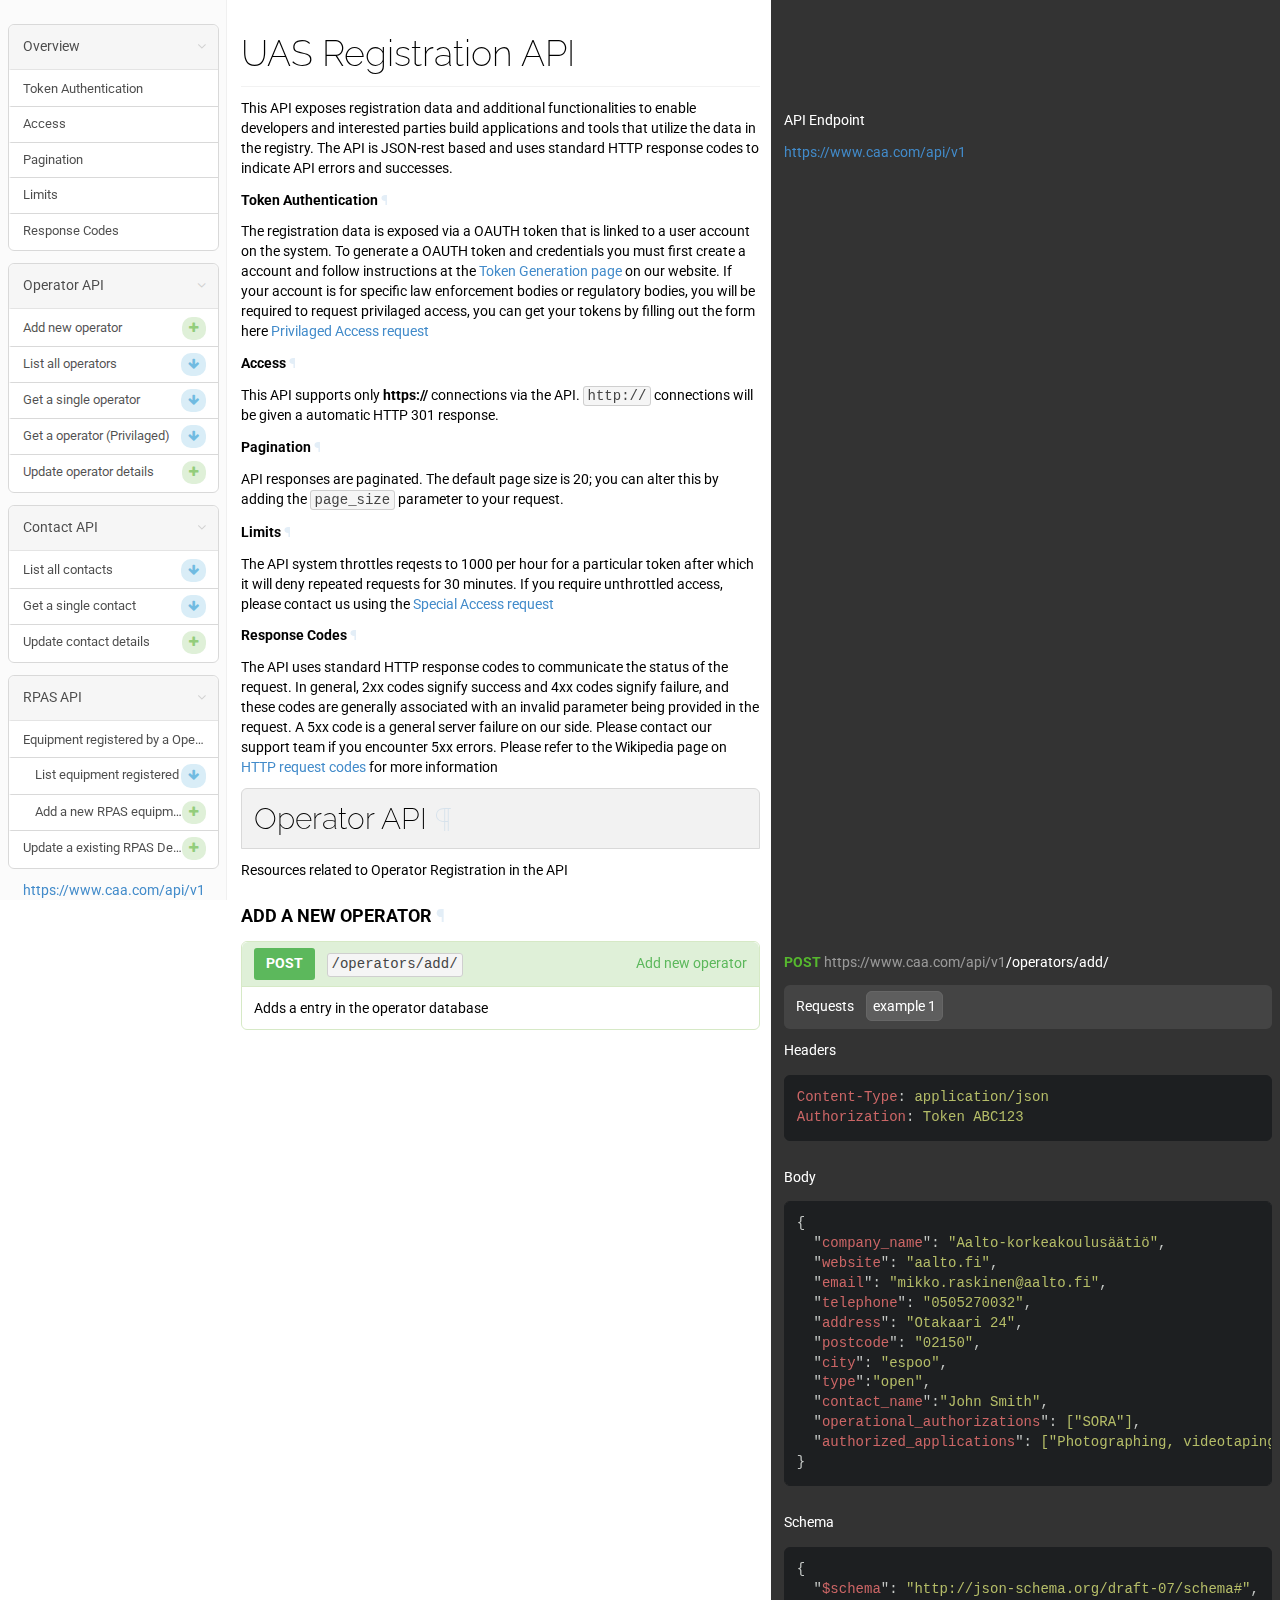
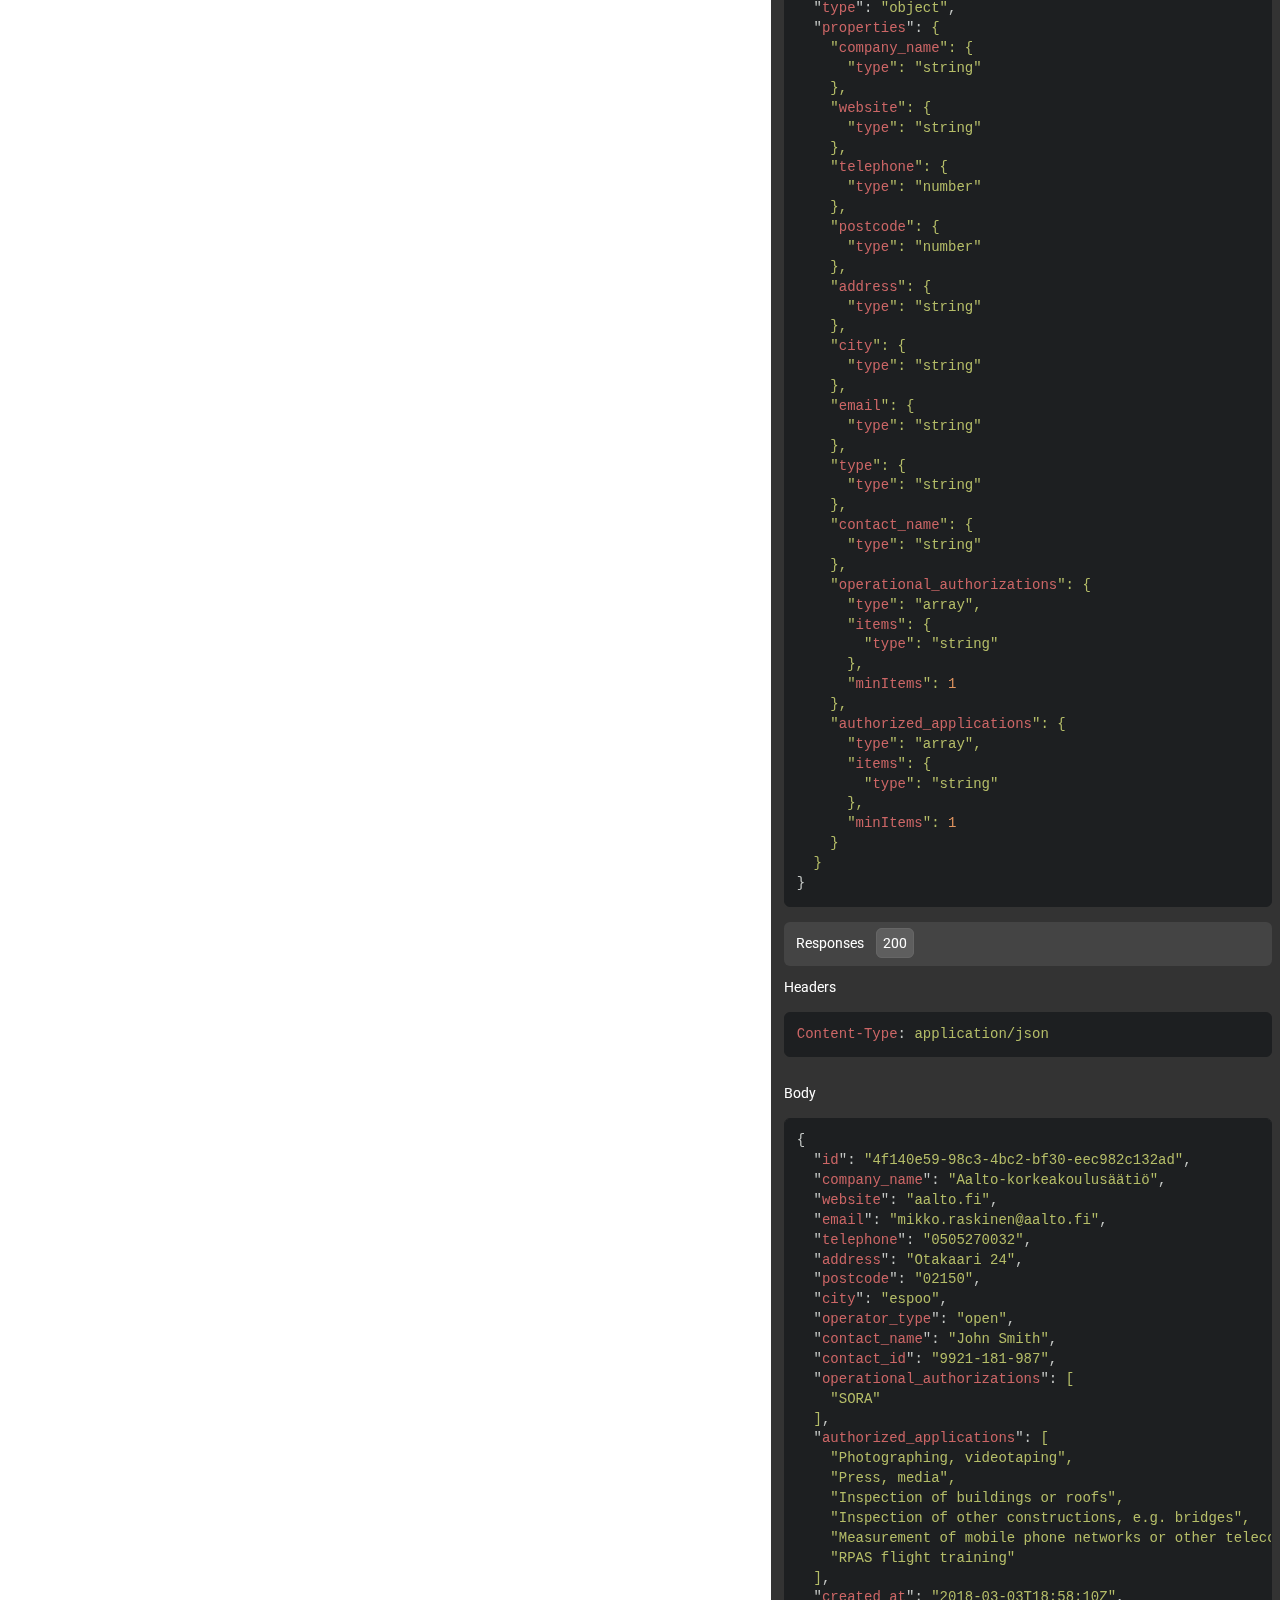
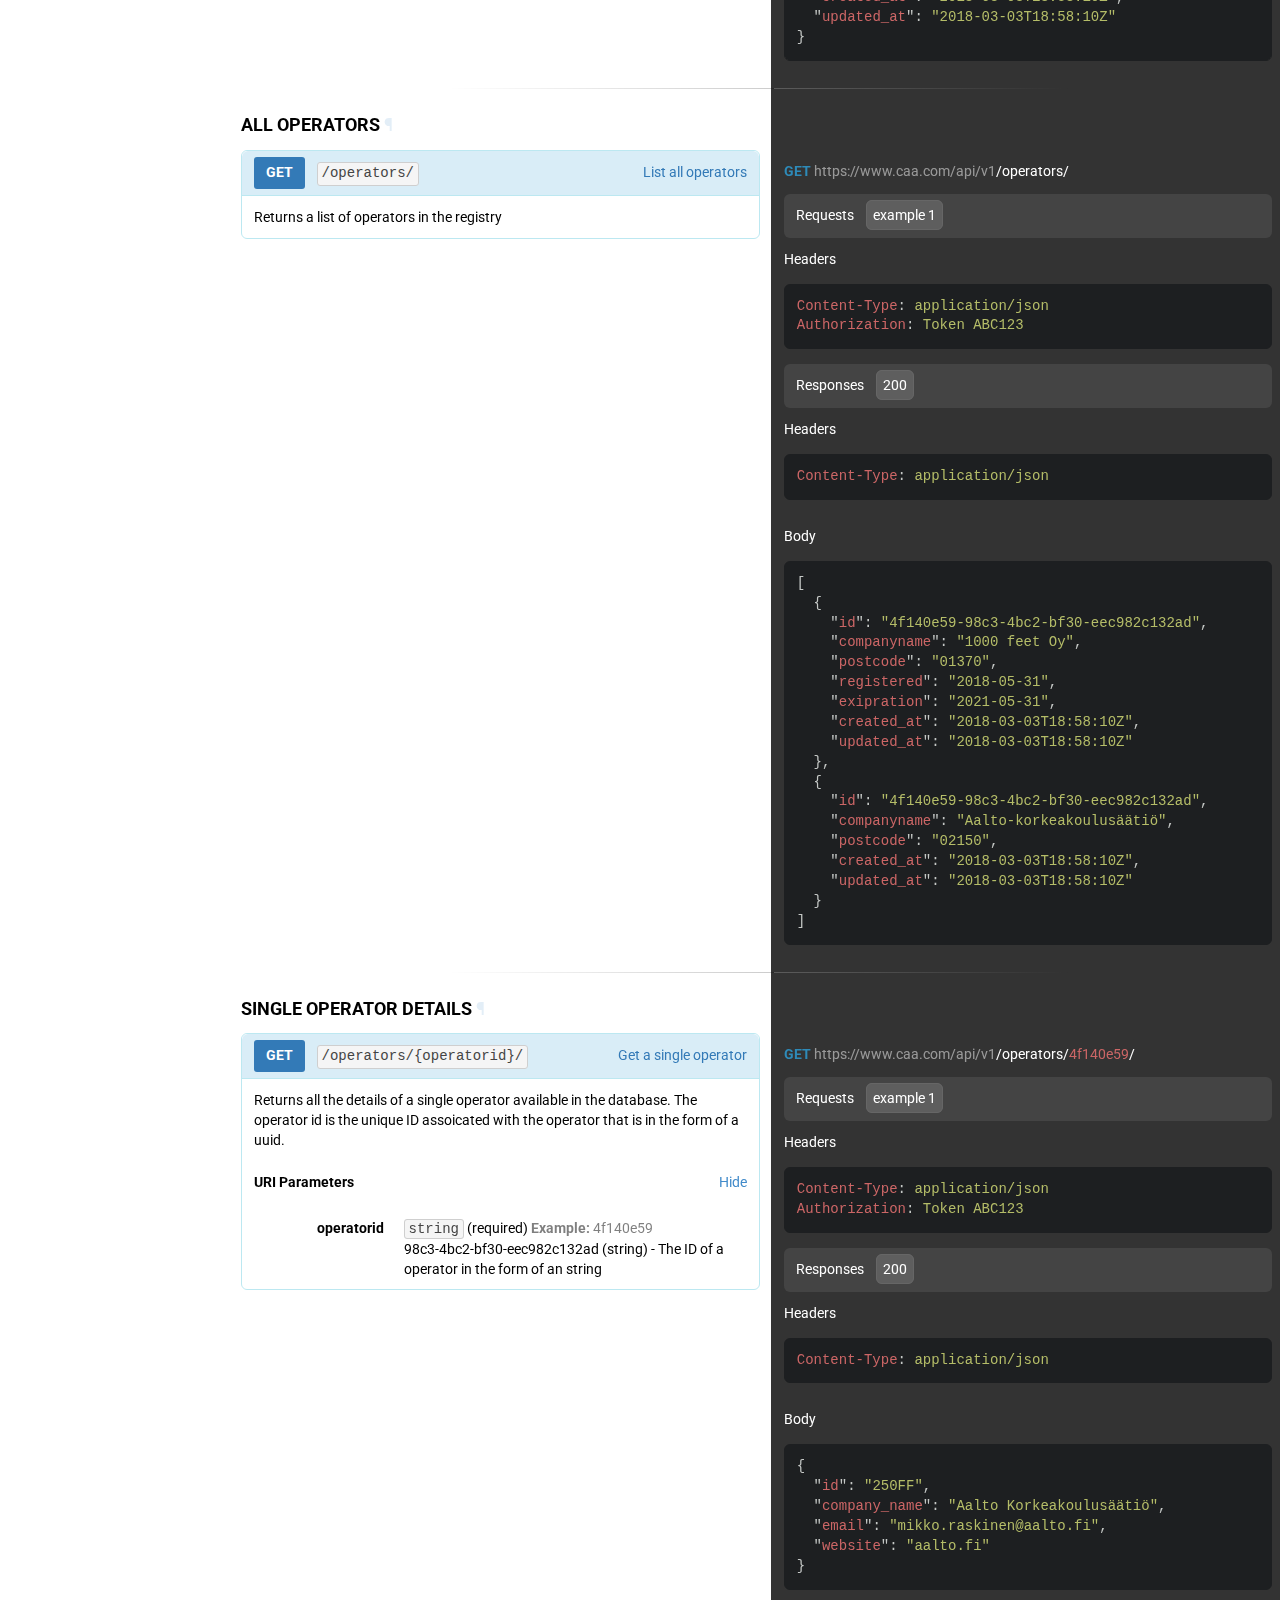
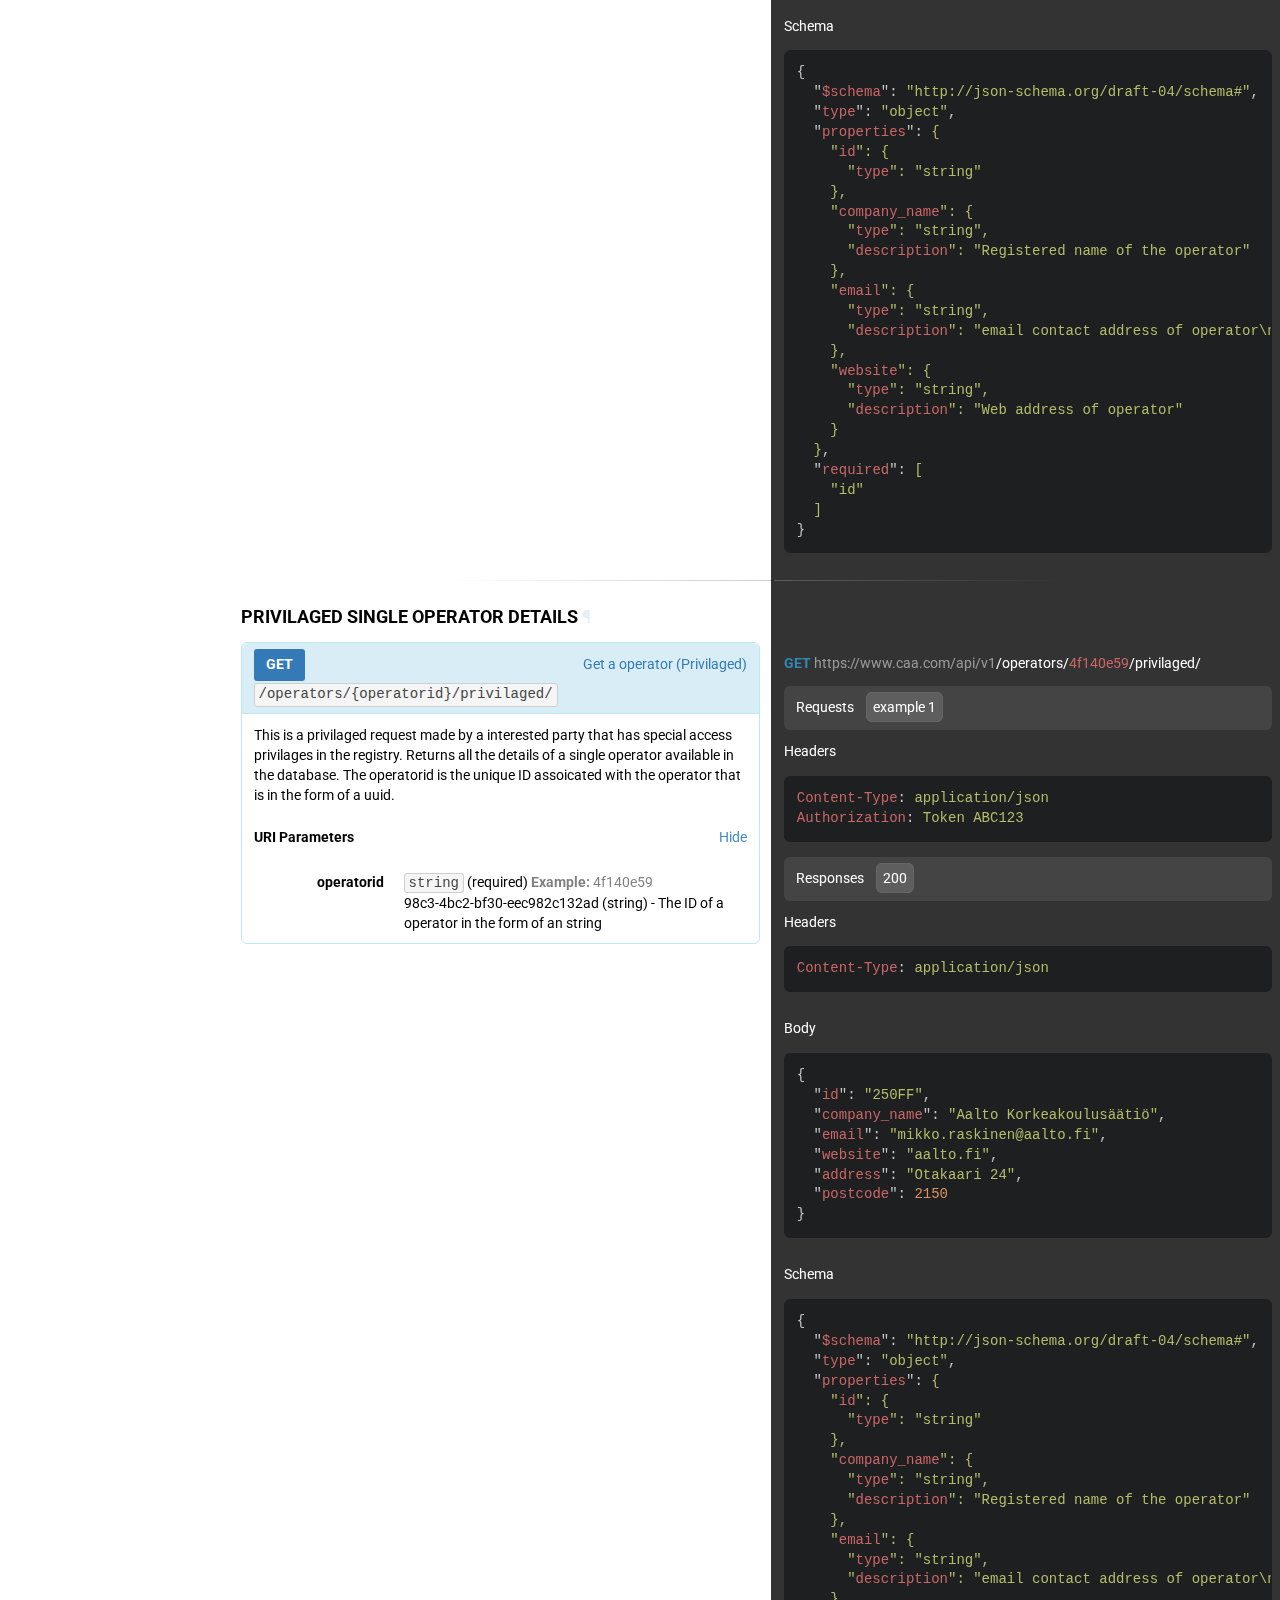
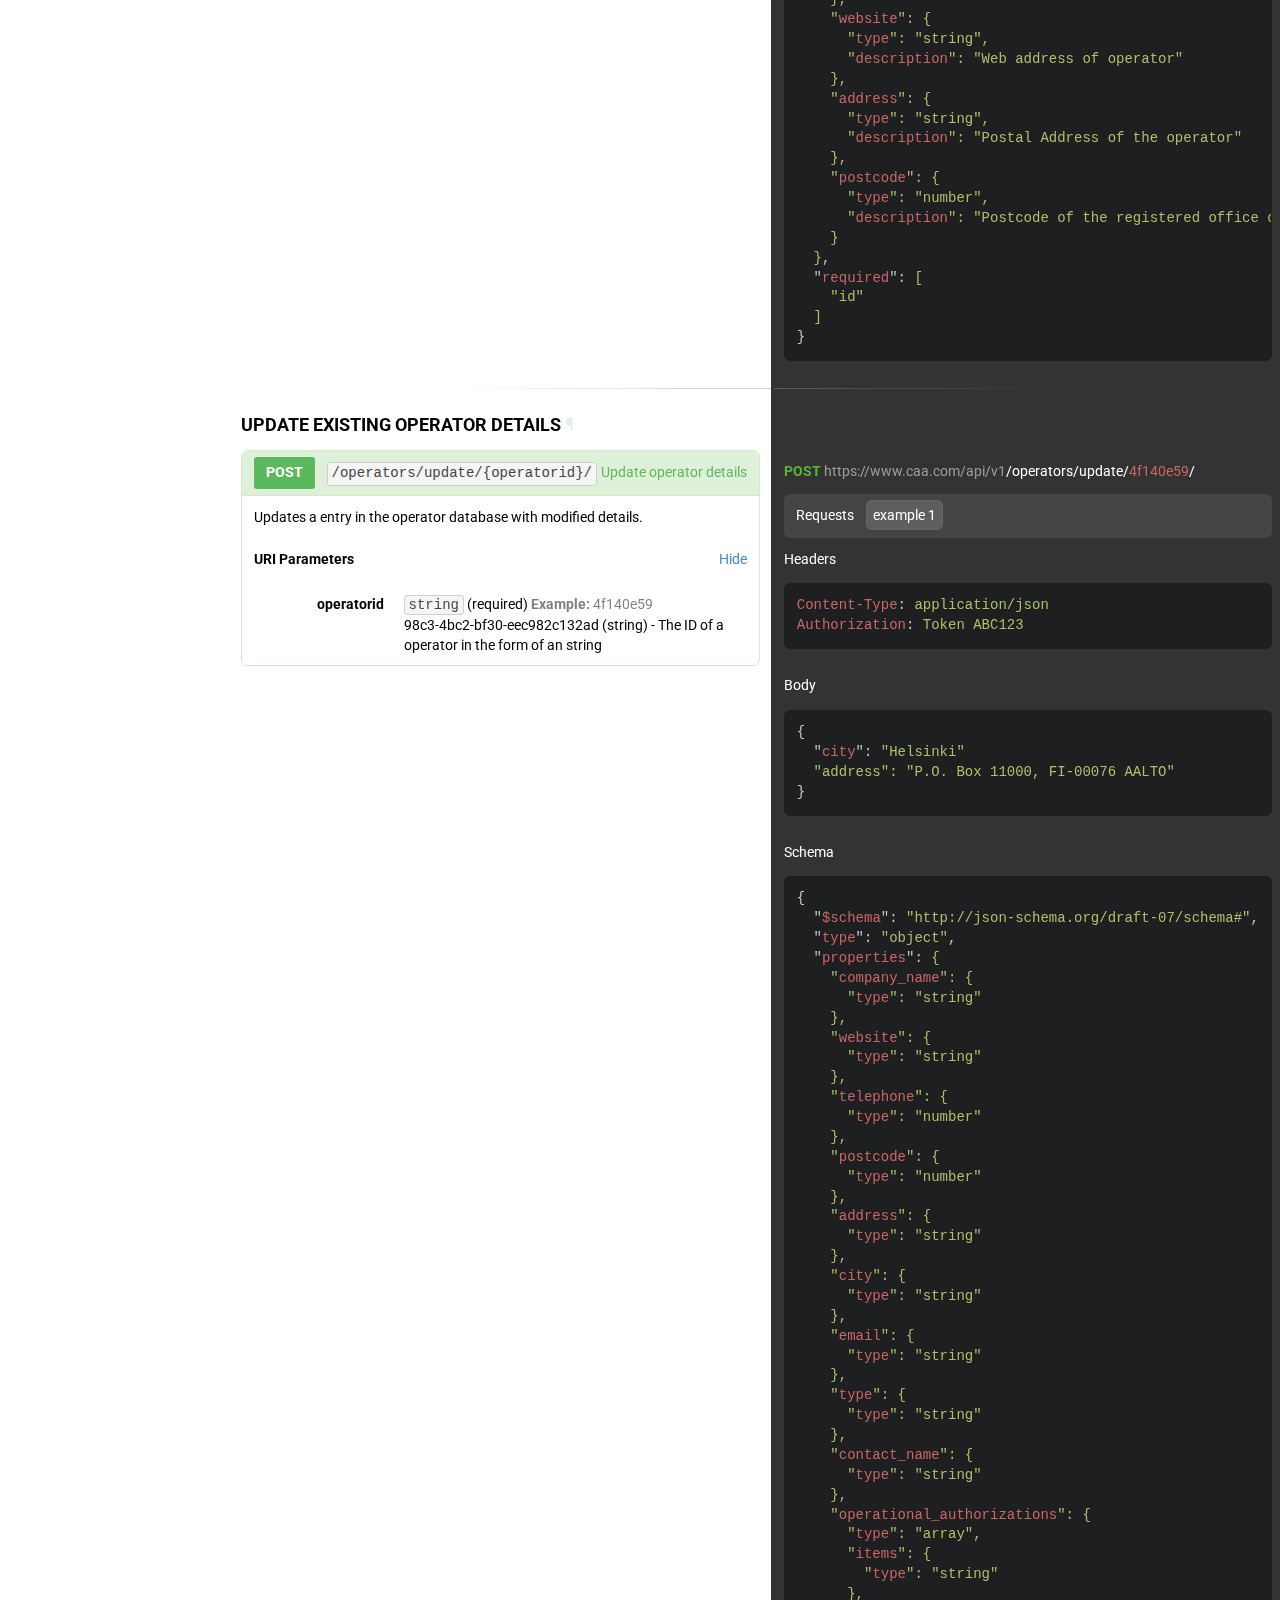
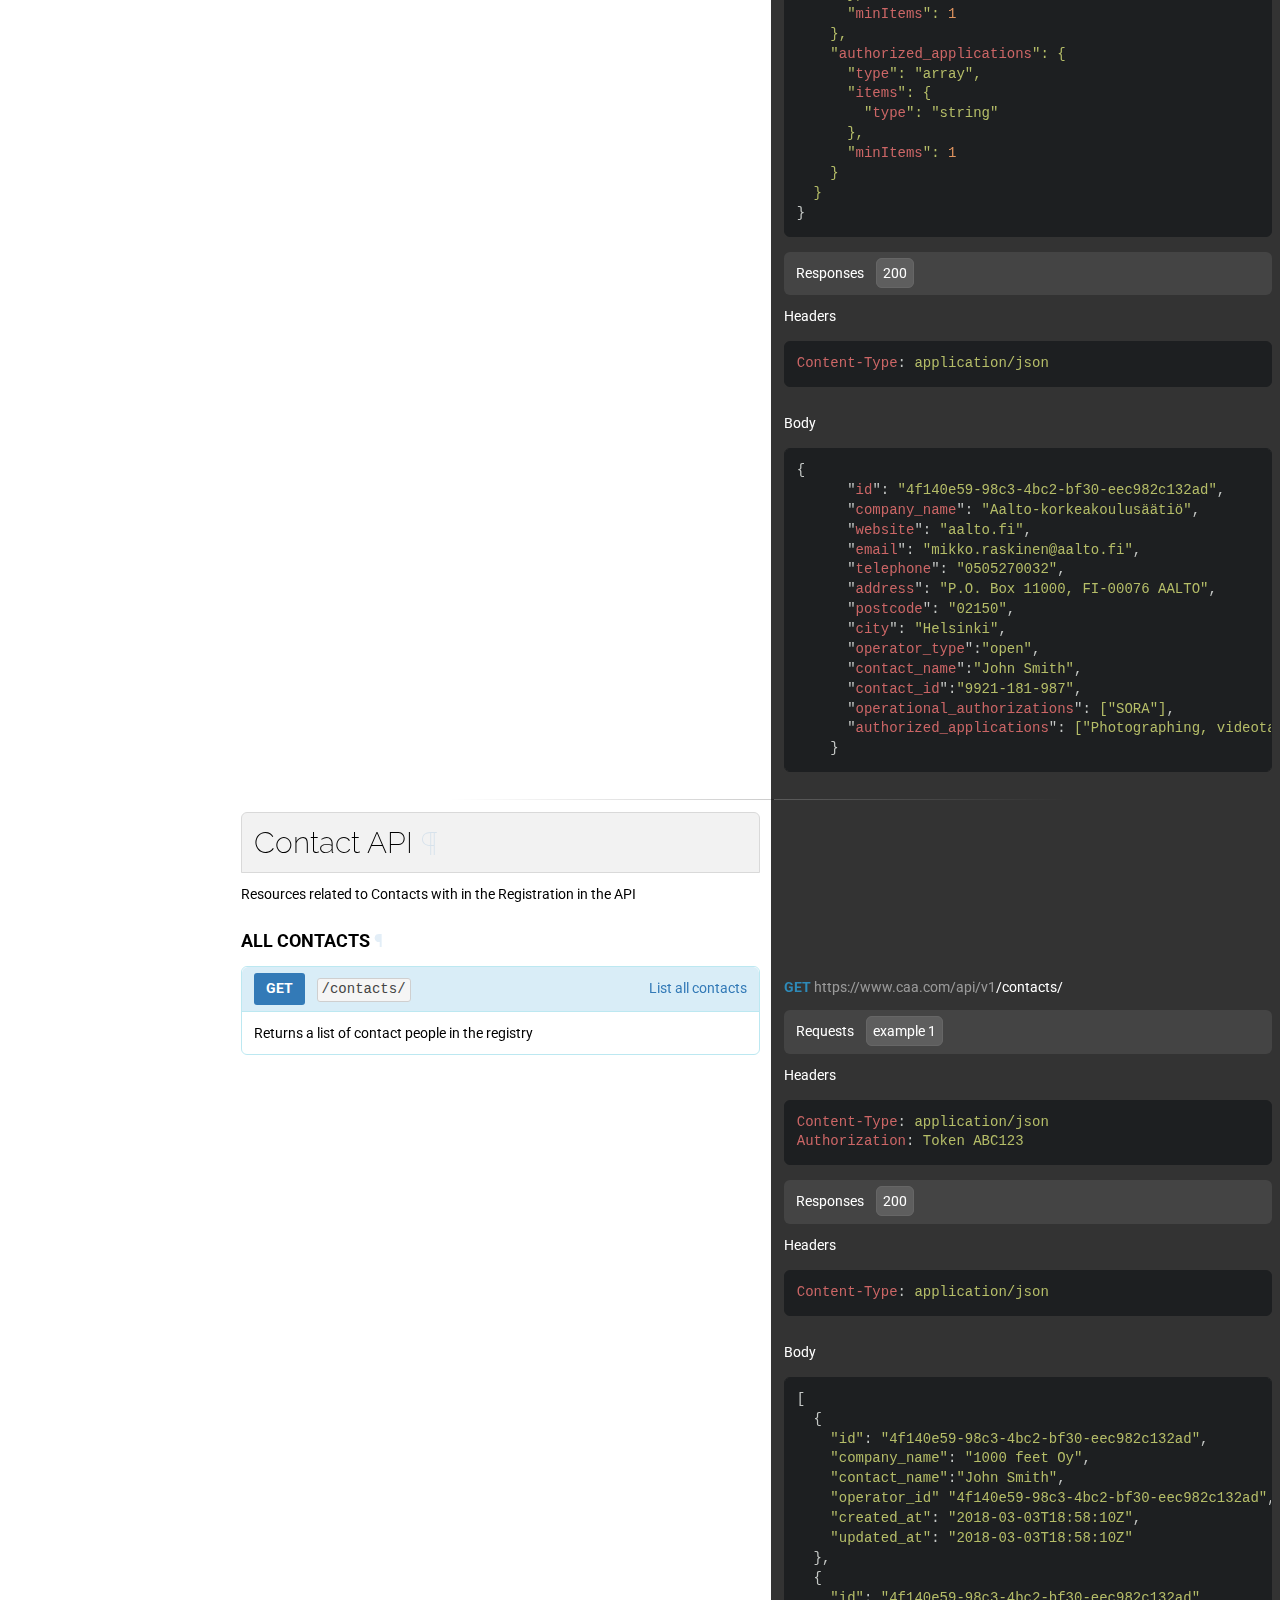
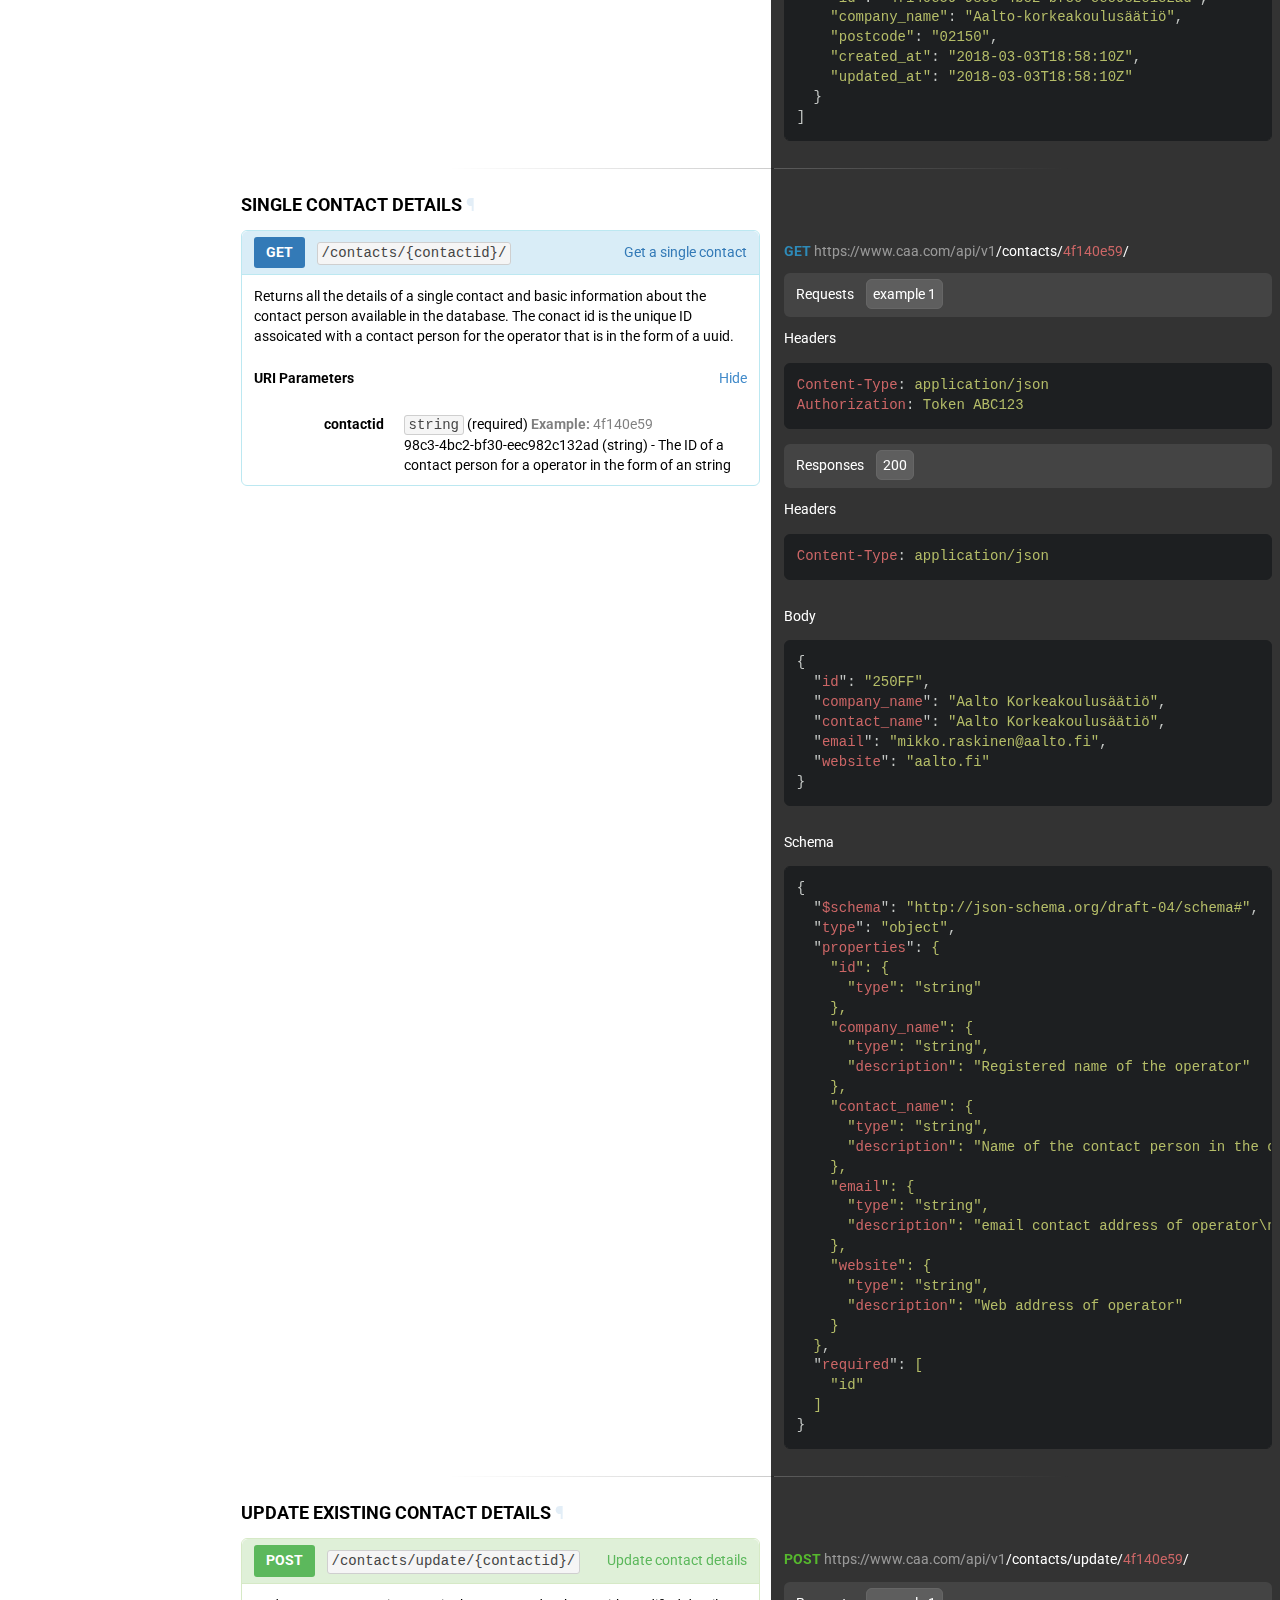
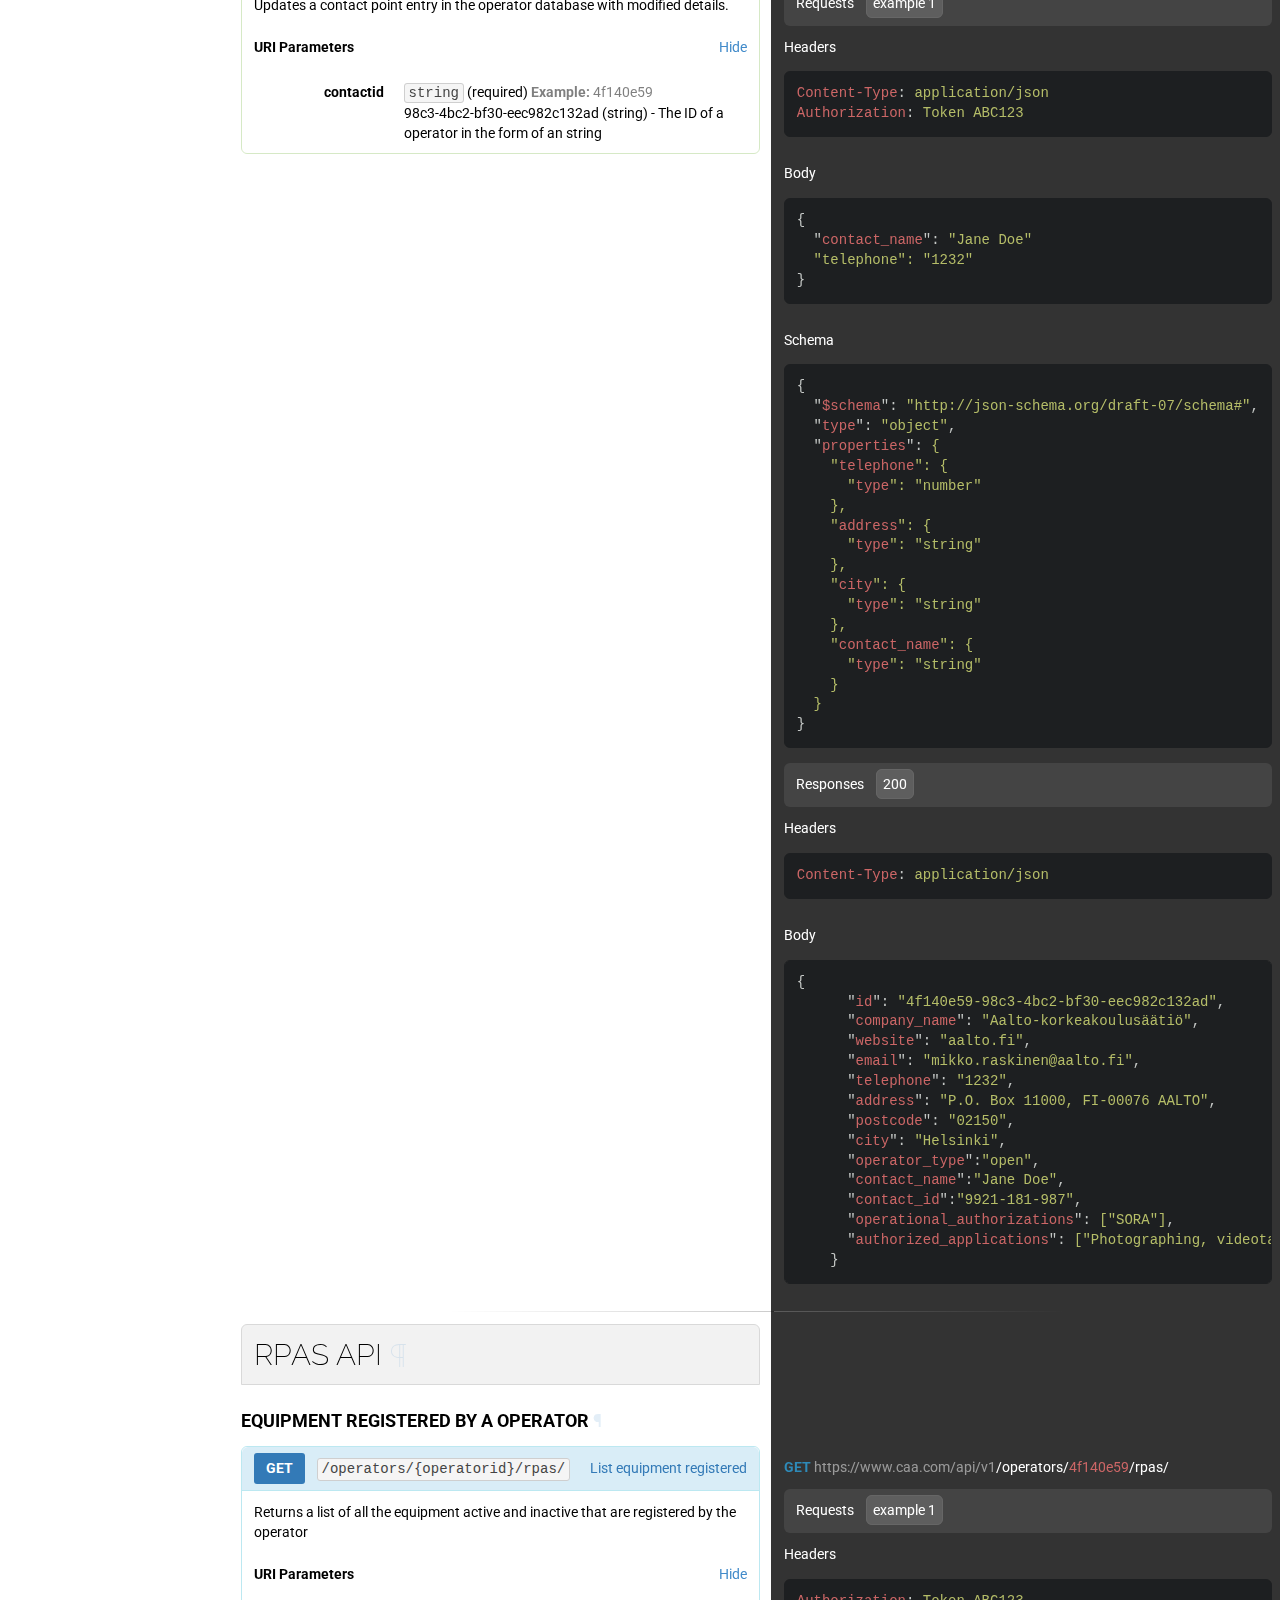
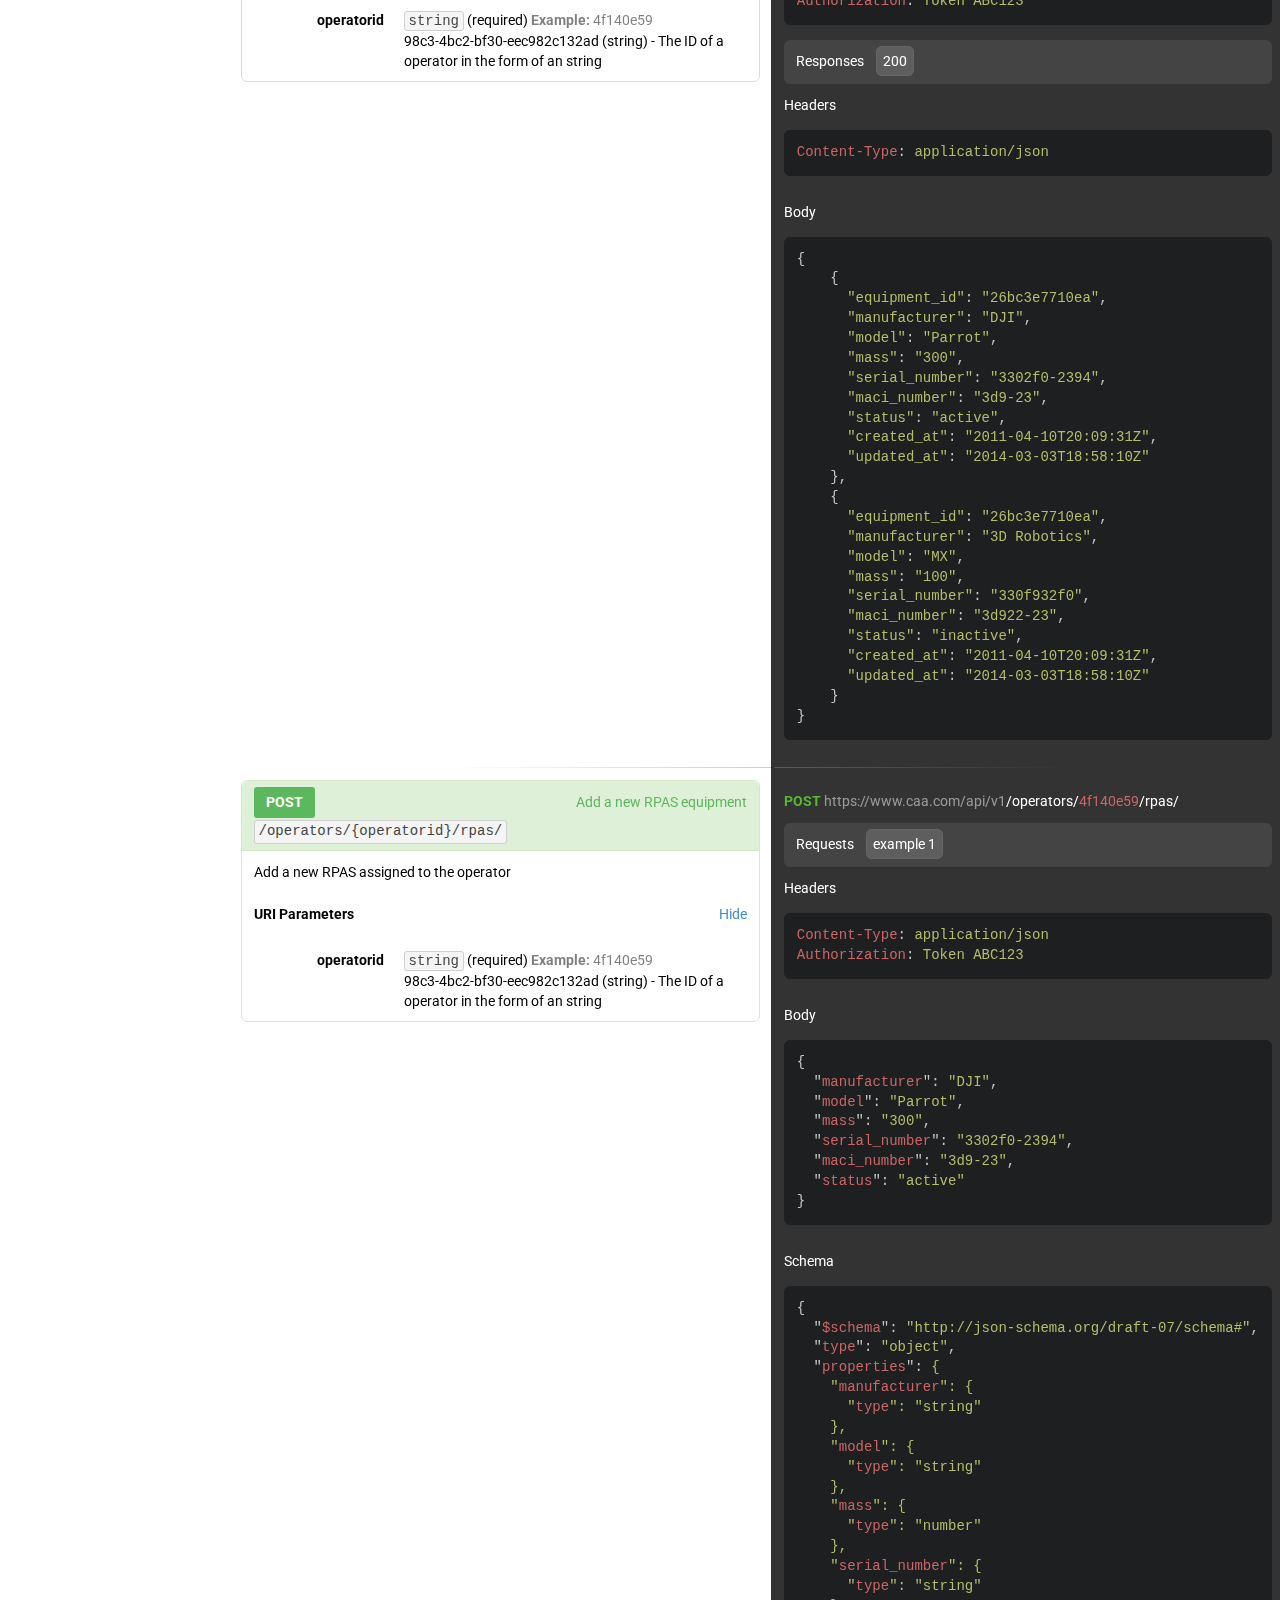
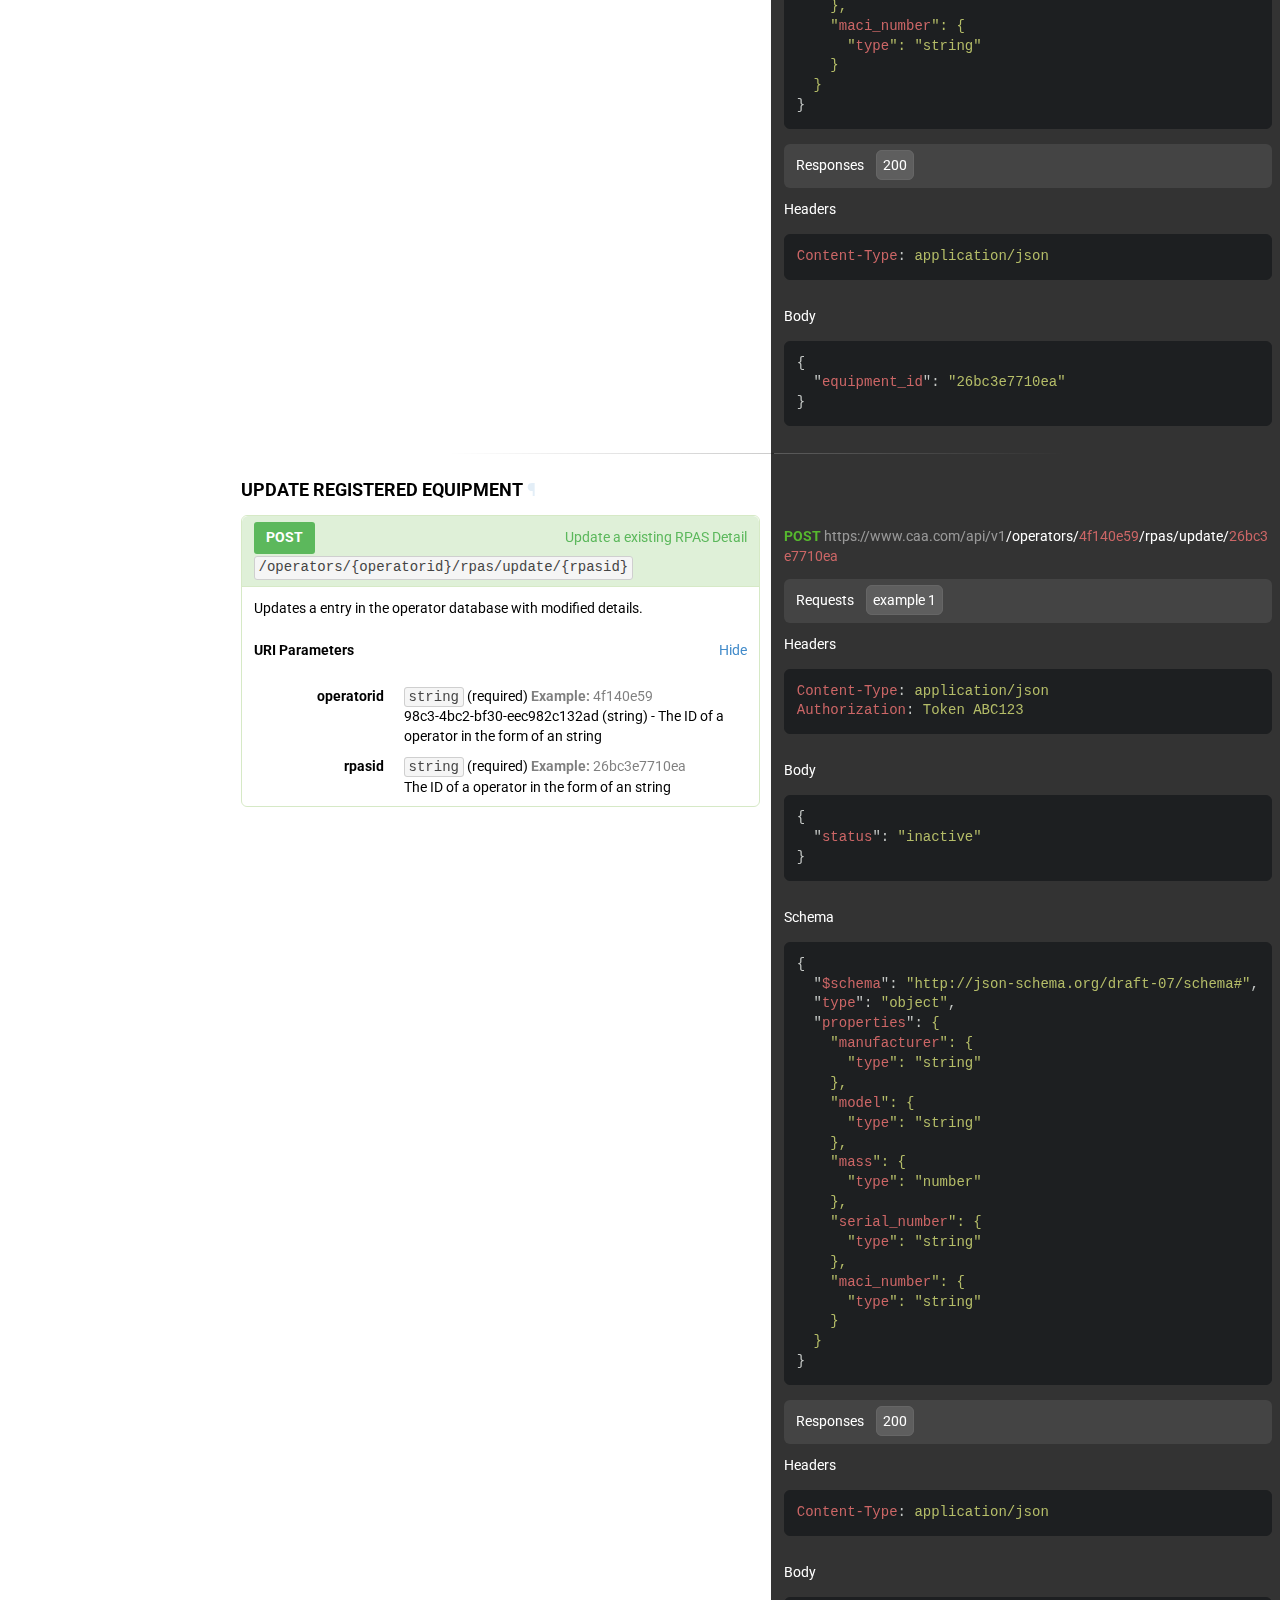
<file: registry/templates/registry/api.html>
<!DOCTYPE html><html xmlns:mso="urn:schemas-microsoft-com:office:office" xmlns:msdt="uuid:C2F41010-65B3-11d1-A29F-00AA00C14882"><head><meta charset="utf-8"><title>UAS Registration API</title><link rel="stylesheet" href="https://maxcdn.bootstrapcdn.com/font-awesome/4.3.0/css/font-awesome.min.css"><style>@import url('https://fonts.googleapis.com/css?family=Roboto:400,700|Inconsolata|Raleway:200');.hljs-comment,.hljs-title{color:#8e908c}.hljs-variable,.hljs-attribute,.hljs-tag,.hljs-regexp,.ruby .hljs-constant,.xml .hljs-tag .hljs-title,.xml .hljs-pi,.xml .hljs-doctype,.html .hljs-doctype,.css .hljs-id,.css .hljs-class,.css .hljs-pseudo{color:#c82829}.hljs-number,.hljs-preprocessor,.hljs-pragma,.hljs-built_in,.hljs-literal,.hljs-params,.hljs-constant{color:#f5871f}.ruby .hljs-class .hljs-title,.css .hljs-rules .hljs-attribute{color:#eab700}.hljs-string,.hljs-value,.hljs-inheritance,.hljs-header,.ruby .hljs-symbol,.xml .hljs-cdata{color:#718c00}.css .hljs-hexcolor{color:#3e999f}.hljs-function,.python .hljs-decorator,.python .hljs-title,.ruby .hljs-function .hljs-title,.ruby .hljs-title .hljs-keyword,.perl .hljs-sub,.javascript .hljs-title,.coffeescript .hljs-title{color:#4271ae}.hljs-keyword,.javascript .hljs-function{color:#8959a8}.hljs{display:block;background:white;color:#4d4d4c;padding:.5em}.coffeescript .javascript,.javascript .xml,.tex .hljs-formula,.xml .javascript,.xml .vbscript,.xml .css,.xml .hljs-cdata{opacity:.5}.right .hljs-comment{color:#969896}.right .css .hljs-class,.right .css .hljs-id,.right .css .hljs-pseudo,.right .hljs-attribute,.right .hljs-regexp,.right .hljs-tag,.right .hljs-variable,.right .html .hljs-doctype,.right .ruby .hljs-constant,.right .xml .hljs-doctype,.right .xml .hljs-pi,.right .xml .hljs-tag .hljs-title{color:#c66}.right .hljs-built_in,.right .hljs-constant,.right .hljs-literal,.right .hljs-number,.right .hljs-params,.right .hljs-pragma,.right .hljs-preprocessor{color:#de935f}.right .css .hljs-rule .hljs-attribute,.right .ruby .hljs-class .hljs-title{color:#f0c674}.right .hljs-header,.right .hljs-inheritance,.right .hljs-name,.right .hljs-string,.right .hljs-value,.right .ruby .hljs-symbol,.right .xml .hljs-cdata{color:#b5bd68}.right .css .hljs-hexcolor,.right .hljs-title{color:#8abeb7}.right .coffeescript .hljs-title,.right .hljs-function,.right .javascript .hljs-title,.right .perl .hljs-sub,.right .python .hljs-decorator,.right .python .hljs-title,.right .ruby .hljs-function .hljs-title,.right .ruby .hljs-title .hljs-keyword{color:#81a2be}.right .hljs-keyword,.right .javascript .hljs-function{color:#b294bb}.right .hljs{display:block;overflow-x:auto;background:#1d1f21;color:#c5c8c6;padding:.5em;-webkit-text-size-adjust:none}.right .coffeescript .javascript,.right .javascript .xml,.right .tex .hljs-formula,.right .xml .css,.right .xml .hljs-cdata,.right .xml .javascript,.right .xml .vbscript{opacity:.5}body{color:black;background:white;font:400 14px / 1.42 'Roboto',Helvetica,sans-serif}header{border-bottom:1px solid #f2f2f2;margin-bottom:12px}h1,h2,h3,h4,h5{color:black;margin:12px 0}h1 .permalink,h2 .permalink,h3 .permalink,h4 .permalink,h5 .permalink{margin-left:0;opacity:0;transition:opacity .25s ease}h1:hover .permalink,h2:hover .permalink,h3:hover .permalink,h4:hover .permalink,h5:hover .permalink{opacity:1}.triple h1 .permalink,.triple h2 .permalink,.triple h3 .permalink,.triple h4 .permalink,.triple h5 .permalink{opacity:.15}.triple h1:hover .permalink,.triple h2:hover .permalink,.triple h3:hover .permalink,.triple h4:hover .permalink,.triple h5:hover .permalink{opacity:.15}h1{font:200 36px 'Raleway',Helvetica,sans-serif;font-size:36px}h2{font:200 36px 'Raleway',Helvetica,sans-serif;font-size:30px}h3{font-size:100%;text-transform:uppercase}h5{font-size:100%;font-weight:normal}p{margin:0 0 10px}p.choices{line-height:1.6}a{color:#428bca;text-decoration:none}li p{margin:0}hr.split{border:0;height:1px;width:100%;padding-left:6px;margin:12px auto;background-image:linear-gradient(to right, rgba(0,0,0,0) 20%, rgba(0,0,0,0.2) 51.4%, rgba(255,255,255,0.2) 51.4%, rgba(255,255,255,0) 80%)}dl dt{float:left;width:130px;clear:left;text-align:right;overflow:hidden;text-overflow:ellipsis;white-space:nowrap;font-weight:700}dl dd{margin-left:150px}blockquote{color:rgba(0,0,0,0.5);font-size:15.5px;padding:10px 20px;margin:12px 0;border-left:5px solid #e8e8e8}blockquote p:last-child{margin-bottom:0}pre{background-color:#f5f5f5;padding:12px;border:1px solid #cfcfcf;border-radius:6px;overflow:auto}pre code{color:black;background-color:transparent;padding:0;border:none}code{color:#444;background-color:#f5f5f5;font:'Inconsolata',monospace;padding:1px 4px;border:1px solid #cfcfcf;border-radius:3px}ul,ol{padding-left:2em}table{border-collapse:collapse;border-spacing:0;margin-bottom:12px}table tr:nth-child(2n){background-color:#fafafa}table th,table td{padding:6px 12px;border:1px solid #e6e6e6}.text-muted{opacity:.5}.note,.warning{padding:.3em 1em;margin:1em 0;border-radius:2px;font-size:90%}.note h1,.warning h1,.note h2,.warning h2,.note h3,.warning h3,.note h4,.warning h4,.note h5,.warning h5,.note h6,.warning h6{font-family:200 36px 'Raleway',Helvetica,sans-serif;font-size:135%;font-weight:500}.note p,.warning p{margin:.5em 0}.note{color:black;background-color:#f0f6fb;border-left:4px solid #428bca}.note h1,.note h2,.note h3,.note h4,.note h5,.note h6{color:#428bca}.warning{color:black;background-color:#fbf1f0;border-left:4px solid #c9302c}.warning h1,.warning h2,.warning h3,.warning h4,.warning h5,.warning h6{color:#c9302c}header{margin-top:24px}nav{position:fixed;top:24px;bottom:0;overflow-y:auto}nav .resource-group{padding:0}nav .resource-group .heading{position:relative}nav .resource-group .heading .chevron{position:absolute;top:12px;right:12px;opacity:.5}nav .resource-group .heading a{display:block;color:black;opacity:.7;border-left:2px solid transparent;margin:0}nav .resource-group .heading a:hover{text-decoration:none;background-color:bad-color;border-left:2px solid black}nav ul{list-style-type:none;padding-left:0}nav ul a{display:block;font-size:13px;color:rgba(0,0,0,0.7);padding:8px 12px;border-top:1px solid #d9d9d9;border-left:2px solid transparent;overflow:hidden;text-overflow:ellipsis;white-space:nowrap}nav ul a:hover{text-decoration:none;background-color:bad-color;border-left:2px solid black}nav ul>li{margin:0}nav ul>li:first-child{margin-top:-12px}nav ul>li:last-child{margin-bottom:-12px}nav ul ul a{padding-left:24px}nav ul ul li{margin:0}nav ul ul li:first-child{margin-top:0}nav ul ul li:last-child{margin-bottom:0}nav>div>div>ul>li:first-child>a{border-top:none}.preload *{transition:none !important}.pull-left{float:left}.pull-right{float:right}.badge{display:inline-block;float:right;min-width:10px;min-height:14px;padding:3px 7px;font-size:12px;color:#000;background-color:#f2f2f2;border-radius:10px;margin:-2px 0}.badge.get{color:#70bbe1;background-color:#d9edf7}.badge.head{color:#70bbe1;background-color:#d9edf7}.badge.options{color:#70bbe1;background-color:#d9edf7}.badge.put{color:#f0db70;background-color:#fcf8e3}.badge.patch{color:#f0db70;background-color:#fcf8e3}.badge.post{color:#93cd7c;background-color:#dff0d8}.badge.delete{color:#ce8383;background-color:#f2dede}.collapse-button{float:right}.collapse-button .close{display:none;color:#428bca;cursor:pointer}.collapse-button .open{color:#428bca;cursor:pointer}.collapse-button.show .close{display:inline}.collapse-button.show .open{display:none}.collapse-content{max-height:0;overflow:hidden;transition:max-height .3s ease-in-out}nav{width:220px}.container{max-width:940px;margin-left:auto;margin-right:auto}.container .row .content{margin-left:244px;width:696px}.container .row:after{content:'';display:block;clear:both}.container-fluid nav{width:22%}.container-fluid .row .content{margin-left:24%}.container-fluid.triple nav{width:16.5%;padding-right:1px}.container-fluid.triple .row .content{position:relative;margin-left:16.5%;padding-left:24px}.middle:before,.middle:after{content:'';display:table}.middle:after{clear:both}.middle{box-sizing:border-box;width:51.5%;padding-right:12px}.right{box-sizing:border-box;float:right;width:48.5%;padding-left:12px}.right a{color:#428bca}.right h1,.right h2,.right h3,.right h4,.right h5,.right p,.right div{color:white}.right pre{background-color:#1d1f21;border:1px solid #1d1f21}.right pre code{color:#c5c8c6}.right .description{margin-top:12px}.triple .resource-heading{font-size:125%}.definition{margin-top:12px;margin-bottom:12px}.definition .method{font-weight:bold}.definition .method.get{color:#2e8ab8}.definition .method.head{color:#2e8ab8}.definition .method.options{color:#2e8ab8}.definition .method.post{color:#56b82e}.definition .method.put{color:#b8a22e}.definition .method.patch{color:#b8a22e}.definition .method.delete{color:#b82e2e}.definition .uri{word-break:break-all;word-wrap:break-word}.definition .hostname{opacity:.5}.example-names{background-color:#eee;padding:12px;border-radius:6px}.example-names .tab-button{cursor:pointer;color:black;border:1px solid #ddd;padding:6px;margin-left:12px}.example-names .tab-button.active{background-color:#d5d5d5}.right .example-names{background-color:#444}.right .example-names .tab-button{color:white;border:1px solid #666;border-radius:6px}.right .example-names .tab-button.active{background-color:#5e5e5e}#nav-background{position:fixed;left:0;top:0;bottom:0;width:16.5%;padding-right:14.4px;background-color:#fbfbfb;border-right:1px solid #f0f0f0;z-index:-1}#right-panel-background{position:absolute;right:-12px;top:-12px;bottom:-12px;width:48.6%;background-color:#333;z-index:-1}@media (max-width:1200px){nav{width:198px}.container{max-width:840px}.container .row .content{margin-left:224px;width:606px}}@media (max-width:992px){nav{width:169.4px}.container{max-width:720px}.container .row .content{margin-left:194px;width:526px}}@media (max-width:768px){nav{display:none}.container{width:95%;max-width:none}.container .row .content,.container-fluid .row .content,.container-fluid.triple .row .content{margin-left:auto;margin-right:auto;width:95%}#nav-background{display:none}#right-panel-background{width:48.6%}}.back-to-top{position:fixed;z-index:1;bottom:0;right:24px;padding:4px 8px;color:rgba(0,0,0,0.5);background-color:#f2f2f2;text-decoration:none !important;border-top:1px solid #d9d9d9;border-left:1px solid #d9d9d9;border-right:1px solid #d9d9d9;border-top-left-radius:3px;border-top-right-radius:3px}.resource-group{padding:12px;margin-bottom:12px;background-color:white;border:1px solid #d9d9d9;border-radius:6px}.resource-group h2.group-heading,.resource-group .heading a{padding:12px;margin:-12px -12px 12px -12px;background-color:#f2f2f2;border-bottom:1px solid #d9d9d9;border-top-left-radius:6px;border-top-right-radius:6px;white-space:nowrap;text-overflow:ellipsis;overflow:hidden}.triple .content .resource-group{padding:0;border:none}.triple .content .resource-group h2.group-heading,.triple .content .resource-group .heading a{margin:0 0 12px 0;border:1px solid #d9d9d9}nav .resource-group .heading a{padding:12px;margin-bottom:0}nav .resource-group .collapse-content{padding:0}.action{margin-bottom:12px;padding:12px 12px 0 12px;overflow:hidden;border:1px solid transparent;border-radius:6px}.action h4.action-heading{padding:6px 12px;margin:-12px -12px 12px -12px;border-bottom:1px solid transparent;border-top-left-radius:6px;border-top-right-radius:6px;overflow:hidden}.action h4.action-heading .name{float:right;font-weight:normal;padding:6px 0}.action h4.action-heading .method{padding:6px 12px;margin-right:12px;border-radius:3px;display:inline-block}.action h4.action-heading .method.get{color:#fff;background-color:#337ab7}.action h4.action-heading .method.head{color:#fff;background-color:#337ab7}.action h4.action-heading .method.options{color:#fff;background-color:#337ab7}.action h4.action-heading .method.put{color:#fff;background-color:#ed9c28}.action h4.action-heading .method.patch{color:#fff;background-color:#ed9c28}.action h4.action-heading .method.post{color:#fff;background-color:#5cb85c}.action h4.action-heading .method.delete{color:#fff;background-color:#d9534f}.action h4.action-heading code{color:#444;background-color:#f5f5f5;border-color:#cfcfcf;font-weight:normal;word-break:break-all;display:inline-block;margin-top:2px}.action dl.inner{padding-bottom:2px}.action .title{border-bottom:1px solid white;margin:0 -12px -1px -12px;padding:12px}.action.get{border-color:#bce8f1}.action.get h4.action-heading{color:#337ab7;background:#d9edf7;border-bottom-color:#bce8f1}.action.head{border-color:#bce8f1}.action.head h4.action-heading{color:#337ab7;background:#d9edf7;border-bottom-color:#bce8f1}.action.options{border-color:#bce8f1}.action.options h4.action-heading{color:#337ab7;background:#d9edf7;border-bottom-color:#bce8f1}.action.post{border-color:#d6e9c6}.action.post h4.action-heading{color:#5cb85c;background:#dff0d8;border-bottom-color:#d6e9c6}.action.put{border-color:#faebcc}.action.put h4.action-heading{color:#ed9c28;background:#fcf8e3;border-bottom-color:#faebcc}.action.patch{border-color:#faebcc}.action.patch h4.action-heading{color:#ed9c28;background:#fcf8e3;border-bottom-color:#faebcc}.action.delete{border-color:#ebccd1}.action.delete h4.action-heading{color:#d9534f;background:#f2dede;border-bottom-color:#ebccd1}</style>
<!--[if gte mso 9]><xml>
<mso:CustomDocumentProperties>
<mso:display_urn_x003a_schemas-microsoft-com_x003a_office_x003a_office_x0023_SharedWithUsers msdt:dt="string">Benoit Curdy</mso:display_urn_x003a_schemas-microsoft-com_x003a_office_x003a_office_x0023_SharedWithUsers>
<mso:SharedWithUsers msdt:dt="string">12;#Benoit Curdy</mso:SharedWithUsers>
</mso:CustomDocumentProperties>
</xml><![endif]-->
</head><body class="preload"><div id="nav-background"></div><div class="container-fluid triple"><div class="row"><nav><div class="resource-group"><div class="heading"><div class="chevron"><i class="open fa fa-angle-down"></i></div><a href="#top">Overview</a></div><div class="collapse-content"><ul><li><a href="#header-token-authentication">Token Authentication</a></li><li><a href="#header-access">Access</a></li><li><a href="#header-pagination">Pagination</a></li><li><a href="#header-limits">Limits</a></li><li><a href="#header-response-codes">Response Codes</a></li></ul></div></div><div class="resource-group"><div class="heading"><div class="chevron"><i class="open fa fa-angle-down"></i></div><a href="#operator-api">Operator API</a></div><div class="collapse-content"><ul><li><a href="#operator-api-add-a-new-operator-post"><span class="badge post"><i class="fa fa-plus"></i></span>Add new operator</a></li><li><a href="#operator-api-all-operators-get"><span class="badge get"><i class="fa fa-arrow-down"></i></span>List all operators</a></li><li><a href="#operator-api-single-operator-details-get"><span class="badge get"><i class="fa fa-arrow-down"></i></span>Get a single operator</a></li><li><a href="#operator-api-privilaged-single-operator-details-get"><span class="badge get"><i class="fa fa-arrow-down"></i></span>Get a operator (Privilaged)</a></li><li><a href="#operator-api-update-existing-operator-details-post"><span class="badge post"><i class="fa fa-plus"></i></span>Update operator details</a></li></ul></div></div><div class="resource-group"><div class="heading"><div class="chevron"><i class="open fa fa-angle-down"></i></div><a href="#contact-api">Contact API</a></div><div class="collapse-content"><ul><li><a href="#contact-api-all-contacts-get"><span class="badge get"><i class="fa fa-arrow-down"></i></span>List all contacts</a></li><li><a href="#contact-api-single-contact-details-get"><span class="badge get"><i class="fa fa-arrow-down"></i></span>Get a single contact</a></li><li><a href="#contact-api-update-existing-contact-details-post"><span class="badge post"><i class="fa fa-plus"></i></span>Update contact details</a></li></ul></div></div><div class="resource-group"><div class="heading"><div class="chevron"><i class="open fa fa-angle-down"></i></div><a href="#rpas-api">RPAS API</a></div><div class="collapse-content"><ul><li><a href="#rpas-api-equipment-registered-by-a-operator">Equipment registered by a Operator</a><ul><li><a href="#rpas-api-equipment-registered-by-a-operator-get"><span class="badge get"><i class="fa fa-arrow-down"></i></span>List equipment registered</a></li><li><a href="#rpas-api-equipment-registered-by-a-operator-post"><span class="badge post"><i class="fa fa-plus"></i></span>Add a new RPAS equipment</a></li></ul></li><li><a href="#rpas-api-update-registered-equipment-post"><span class="badge post"><i class="fa fa-plus"></i></span>Update a existing RPAS Detail</a></li></ul></div></div><p style="text-align: center; word-wrap: break-word;"><a href="https://www.caa.com/api/v1">https://www.caa.com/api/v1</a></p></nav><div class="content"><div id="right-panel-background"></div><div class="middle"><header><h1 id="top">UAS Registration API</h1></header></div><div class="right"><h5>API Endpoint</h5><a href="https://www.caa.com/api/v1">https://www.caa.com/api/v1</a></div><div class="middle"><p>This API exposes registration data and additional functionalities to enable developers and interested parties build applications and tools that utilize the data in the registry. The API is JSON-rest based and uses standard HTTP response codes to indicate API errors and successes.</p>
<h4 id="header-token-authentication">Token Authentication <a class="permalink" href="#header-token-authentication" aria-hidden="true">¶</a></h4>
<p>The registration data is exposed via a OAUTH token that is linked to a user account on the system. To generate a OAUTH token and credentials you must first create a account and follow instructions at the <a href="https://www.caa.com/accounts/token/">Token Generation page</a> on our website. If your account is for specific law enforcement bodies or regulatory bodies, you will be required to request privilaged access, you can get your tokens by filling out the form here <a href="https://www.caa.com/accounts/token/">Privilaged Access request</a></p>
<h4 id="header-access">Access <a class="permalink" href="#header-access" aria-hidden="true">¶</a></h4>
<p>This API supports only <strong>https://</strong> connections via the API. <code>http://</code> connections will be given a automatic HTTP 301 response.</p>
<h4 id="header-pagination">Pagination <a class="permalink" href="#header-pagination" aria-hidden="true">¶</a></h4>
<p>API responses are paginated. The default page size is 20; you can alter this by adding the <code>page_size</code> parameter to your request.</p>
<h4 id="header-limits">Limits <a class="permalink" href="#header-limits" aria-hidden="true">¶</a></h4>
<p>The API system throttles reqests to 1000 per hour for a particular token after which it will deny repeated requests for 30 minutes. If you require unthrottled access, please contact us using the <a href="https://www.caa.com/accounts/privilaged/">Special Access request</a></p>
<h4 id="header-response-codes">Response Codes <a class="permalink" href="#header-response-codes" aria-hidden="true">¶</a></h4>
<p>The API uses standard HTTP response codes to communicate the status of the request. In general, 2xx codes signify success and 4xx codes signify failure, and these codes are generally associated with an invalid parameter being provided in the request. A 5xx code is a general server failure on our side. Please contact our support team if you encounter 5xx errors. Please refer to the Wikipedia page on <a href="https://www.wikipedia.org/HTTP_Respose_Codes/">HTTP request codes</a> for more information</p>
</div><div class="middle"><section id="operator-api" class="resource-group"><h2 class="group-heading">Operator API <a href="#operator-api" class="permalink">&para;</a></h2><p>Resources related to Operator Registration in the API</p>
</section></div><div class="middle"><div id="operator-api-add-a-new-operator" class="resource"><h3 class="resource-heading">Add a new Operator <a href="#operator-api-add-a-new-operator" class="permalink">&para;</a></h3></div></div><div class="right"><div class="definition"><span class="method post">POST</span>&nbsp;<span class="uri"><span class="hostname">https://www.caa.com/api/v1</span>/operators/add/</span></div><div class="tabs"><div class="example-names"><span>Requests</span><span class="tab-button">example 1</span></div><div class="tab"><div><div class="inner"><h5>Headers</h5><pre><code><span class="hljs-attribute">Content-Type</span>: <span class="hljs-string">application/json</span><br><span class="hljs-attribute">Authorization</span>: <span class="hljs-string">Token ABC123</span></code></pre><div style="height: 1px;"></div><h5>Body</h5><pre><code>{
  "<span class="hljs-attribute">company_name</span>": <span class="hljs-value"><span class="hljs-string">"Aalto-korkeakoulusäätiö"</span></span>,
  "<span class="hljs-attribute">website</span>": <span class="hljs-value"><span class="hljs-string">"aalto.fi"</span></span>,
  "<span class="hljs-attribute">email</span>": <span class="hljs-value"><span class="hljs-string">"mikko.raskinen@aalto.fi"</span></span>, 
  "<span class="hljs-attribute">telephone</span>": <span class="hljs-value"><span class="hljs-string">"0505270032"</span></span>, 
  "<span class="hljs-attribute">address</span>": <span class="hljs-value"><span class="hljs-string">"Otakaari 24"</span></span>, 
  "<span class="hljs-attribute">postcode</span>": <span class="hljs-value"><span class="hljs-string">"02150"</span></span>, 
  "<span class="hljs-attribute">city</span>": <span class="hljs-value"><span class="hljs-string">"espoo"</span></span>,
  "<span class="hljs-attribute">type</span>":<span class="hljs-value"><span class="hljs-string">"open"</span></span>,
  "<span class="hljs-attribute">contact_name</span>":<span class="hljs-value"><span class="hljs-string">"John Smith"</span></span>,
  "<span class="hljs-attribute">operational_authorizations</span>": <span class="hljs-value">[<span class="hljs-string">"SORA"</span>]</span>,
  "<span class="hljs-attribute">authorized_applications</span>": <span class="hljs-value">[<span class="hljs-string">"Photographing, videotaping"</span>,<span class="hljs-string">"Press, media"</span>,<span class="hljs-string">"Inspection of buildings or roofs"</span>,<span class="hljs-string">"Inspection of other constructions, e.g. bridges"</span>,<span class="hljs-string">"Measurement of mobile phone networks or other telecommunication networks"</span>,<span class="hljs-string">"RPAS flight training"</span>]</span>,
}</code></pre><div style="height: 1px;"></div><h5>Schema</h5><pre><code>{
  "<span class="hljs-attribute">$schema</span>": <span class="hljs-value"><span class="hljs-string">"http://json-schema.org/draft-07/schema#"</span></span>,
  "<span class="hljs-attribute">type</span>": <span class="hljs-value"><span class="hljs-string">"object"</span></span>,
  "<span class="hljs-attribute">properties</span>": <span class="hljs-value">{
    "<span class="hljs-attribute">company_name</span>": <span class="hljs-value">{
      "<span class="hljs-attribute">type</span>": <span class="hljs-value"><span class="hljs-string">"string"</span>
    </span>}</span>,
    "<span class="hljs-attribute">website</span>": <span class="hljs-value">{
      "<span class="hljs-attribute">type</span>": <span class="hljs-value"><span class="hljs-string">"string"</span>
    </span>}</span>,
    "<span class="hljs-attribute">telephone</span>": <span class="hljs-value">{
      "<span class="hljs-attribute">type</span>": <span class="hljs-value"><span class="hljs-string">"number"</span>
    </span>}</span>,
    "<span class="hljs-attribute">postcode</span>": <span class="hljs-value">{
      "<span class="hljs-attribute">type</span>": <span class="hljs-value"><span class="hljs-string">"number"</span>
    </span>}</span>,
    "<span class="hljs-attribute">address</span>": <span class="hljs-value">{
      "<span class="hljs-attribute">type</span>": <span class="hljs-value"><span class="hljs-string">"string"</span>
    </span>}</span>,
    "<span class="hljs-attribute">city</span>": <span class="hljs-value">{
      "<span class="hljs-attribute">type</span>": <span class="hljs-value"><span class="hljs-string">"string"</span>
    </span>}</span>,
    "<span class="hljs-attribute">email</span>": <span class="hljs-value">{
      "<span class="hljs-attribute">type</span>": <span class="hljs-value"><span class="hljs-string">"string"</span>
    </span>}</span>,
    "<span class="hljs-attribute">type</span>": <span class="hljs-value">{
      "<span class="hljs-attribute">type</span>": <span class="hljs-value"><span class="hljs-string">"string"</span>
    </span>}</span>,
    "<span class="hljs-attribute">contact_name</span>": <span class="hljs-value">{
      "<span class="hljs-attribute">type</span>": <span class="hljs-value"><span class="hljs-string">"string"</span>
    </span>}</span>,
    "<span class="hljs-attribute">operational_authorizations</span>": <span class="hljs-value">{
      "<span class="hljs-attribute">type</span>": <span class="hljs-value"><span class="hljs-string">"array"</span></span>,
      "<span class="hljs-attribute">items</span>": <span class="hljs-value">{
        "<span class="hljs-attribute">type</span>": <span class="hljs-value"><span class="hljs-string">"string"</span>
      </span>}</span>,
      "<span class="hljs-attribute">minItems</span>": <span class="hljs-value"><span class="hljs-number">1</span>
    </span>}</span>,
    "<span class="hljs-attribute">authorized_applications</span>": <span class="hljs-value">{
      "<span class="hljs-attribute">type</span>": <span class="hljs-value"><span class="hljs-string">"array"</span></span>,
      "<span class="hljs-attribute">items</span>": <span class="hljs-value">{
        "<span class="hljs-attribute">type</span>": <span class="hljs-value"><span class="hljs-string">"string"</span>
      </span>}</span>,
      "<span class="hljs-attribute">minItems</span>": <span class="hljs-value"><span class="hljs-number">1</span>
    </span>}
  </span>}
</span>}</code></pre><div style="height: 1px;"></div></div></div><div class="tabs"><div class="example-names"><span>Responses</span><span class="tab-button">200</span></div><div class="tab"><div><div class="inner"><h5>Headers</h5><pre><code><span class="hljs-attribute">Content-Type</span>: <span class="hljs-string">application/json</span></code></pre><div style="height: 1px;"></div><h5>Body</h5><pre><code>{
  "<span class="hljs-attribute">id</span>": <span class="hljs-value"><span class="hljs-string">"4f140e59-98c3-4bc2-bf30-eec982c132ad"</span></span>,
  "<span class="hljs-attribute">company_name</span>": <span class="hljs-value"><span class="hljs-string">"Aalto-korkeakoulusäätiö"</span></span>,
  "<span class="hljs-attribute">website</span>": <span class="hljs-value"><span class="hljs-string">"aalto.fi"</span></span>,
  "<span class="hljs-attribute">email</span>": <span class="hljs-value"><span class="hljs-string">"mikko.raskinen@aalto.fi"</span></span>,
  "<span class="hljs-attribute">telephone</span>": <span class="hljs-value"><span class="hljs-string">"0505270032"</span></span>,
  "<span class="hljs-attribute">address</span>": <span class="hljs-value"><span class="hljs-string">"Otakaari 24"</span></span>,
  "<span class="hljs-attribute">postcode</span>": <span class="hljs-value"><span class="hljs-string">"02150"</span></span>,
  "<span class="hljs-attribute">city</span>": <span class="hljs-value"><span class="hljs-string">"espoo"</span></span>,
  "<span class="hljs-attribute">operator_type</span>": <span class="hljs-value"><span class="hljs-string">"open"</span></span>,
  "<span class="hljs-attribute">contact_name</span>": <span class="hljs-value"><span class="hljs-string">"John Smith"</span></span>,
  "<span class="hljs-attribute">contact_id</span>": <span class="hljs-value"><span class="hljs-string">"9921-181-987"</span></span>,
  "<span class="hljs-attribute">operational_authorizations</span>": <span class="hljs-value">[
    <span class="hljs-string">"SORA"</span>
  ]</span>,
  "<span class="hljs-attribute">authorized_applications</span>": <span class="hljs-value">[
    <span class="hljs-string">"Photographing, videotaping"</span>,
    <span class="hljs-string">"Press, media"</span>,
    <span class="hljs-string">"Inspection of buildings or roofs"</span>,
    <span class="hljs-string">"Inspection of other constructions, e.g. bridges"</span>,
    <span class="hljs-string">"Measurement of mobile phone networks or other telecommunication networks"</span>,
    <span class="hljs-string">"RPAS flight training"</span>
  ]</span>,
  "<span class="hljs-attribute">created_at</span>": <span class="hljs-value"><span class="hljs-string">"2018-03-03T18:58:10Z"</span></span>,
  "<span class="hljs-attribute">updated_at</span>": <span class="hljs-value"><span class="hljs-string">"2018-03-03T18:58:10Z"</span>
</span>}</code></pre><div style="height: 1px;"></div></div></div></div></div></div></div></div><div class="middle"><div id="operator-api-add-a-new-operator-post" class="action post"><h4 class="action-heading"><div class="name">Add new operator</div><a href="#operator-api-add-a-new-operator-post" class="method post">POST</a><code class="uri">/operators/add/</code></h4><p>Adds a entry in the operator database</p>
</div></div><hr class="split"><div class="middle"><div id="operator-api-all-operators" class="resource"><h3 class="resource-heading">All Operators <a href="#operator-api-all-operators" class="permalink">&para;</a></h3></div></div><div class="right"><div class="definition"><span class="method get">GET</span>&nbsp;<span class="uri"><span class="hostname">https://www.caa.com/api/v1</span>/operators/</span></div><div class="tabs"><div class="example-names"><span>Requests</span><span class="tab-button">example 1</span></div><div class="tab"><div><div class="inner"><h5>Headers</h5><pre><code><span class="hljs-attribute">Content-Type</span>: <span class="hljs-string">application/json</span><br><span class="hljs-attribute">Authorization</span>: <span class="hljs-string">Token ABC123</span></code></pre><div style="height: 1px;"></div></div></div><div class="tabs"><div class="example-names"><span>Responses</span><span class="tab-button">200</span></div><div class="tab"><div><div class="inner"><h5>Headers</h5><pre><code><span class="hljs-attribute">Content-Type</span>: <span class="hljs-string">application/json</span></code></pre><div style="height: 1px;"></div><h5>Body</h5><pre><code>[
  {
    "<span class="hljs-attribute">id</span>": <span class="hljs-value"><span class="hljs-string">"4f140e59-98c3-4bc2-bf30-eec982c132ad"</span></span>,
    "<span class="hljs-attribute">companyname</span>": <span class="hljs-value"><span class="hljs-string">"1000 feet Oy"</span></span>,
    "<span class="hljs-attribute">postcode</span>": <span class="hljs-value"><span class="hljs-string">"01370"</span></span>,
    "<span class="hljs-attribute">registered</span>": <span class="hljs-value"><span class="hljs-string">"2018-05-31"</span></span>,
    "<span class="hljs-attribute">exipration</span>": <span class="hljs-value"><span class="hljs-string">"2021-05-31"</span></span>,
    "<span class="hljs-attribute">created_at</span>": <span class="hljs-value"><span class="hljs-string">"2018-03-03T18:58:10Z"</span></span>,
    "<span class="hljs-attribute">updated_at</span>": <span class="hljs-value"><span class="hljs-string">"2018-03-03T18:58:10Z"</span>
  </span>},
  {
    "<span class="hljs-attribute">id</span>": <span class="hljs-value"><span class="hljs-string">"4f140e59-98c3-4bc2-bf30-eec982c132ad"</span></span>,
    "<span class="hljs-attribute">companyname</span>": <span class="hljs-value"><span class="hljs-string">"Aalto-korkeakoulusäätiö"</span></span>,
    "<span class="hljs-attribute">postcode</span>": <span class="hljs-value"><span class="hljs-string">"02150"</span></span>,
    "<span class="hljs-attribute">created_at</span>": <span class="hljs-value"><span class="hljs-string">"2018-03-03T18:58:10Z"</span></span>,
    "<span class="hljs-attribute">updated_at</span>": <span class="hljs-value"><span class="hljs-string">"2018-03-03T18:58:10Z"</span>
  </span>}
]</code></pre><div style="height: 1px;"></div></div></div></div></div></div></div></div><div class="middle"><div id="operator-api-all-operators-get" class="action get"><h4 class="action-heading"><div class="name">List all operators</div><a href="#operator-api-all-operators-get" class="method get">GET</a><code class="uri">/operators/</code></h4><p>Returns a list of operators in the registry</p>
</div></div><hr class="split"><div class="middle"><div id="operator-api-single-operator-details" class="resource"><h3 class="resource-heading">Single Operator Details <a href="#operator-api-single-operator-details" class="permalink">&para;</a></h3></div></div><div class="right"><div class="definition"><span class="method get">GET</span>&nbsp;<span class="uri"><span class="hostname">https://www.caa.com/api/v1</span>/operators/<span class="hljs-attribute" title="operatorid">4f140e59</span>/</span></div><div class="tabs"><div class="example-names"><span>Requests</span><span class="tab-button">example 1</span></div><div class="tab"><div><div class="inner"><h5>Headers</h5><pre><code><span class="hljs-attribute">Content-Type</span>: <span class="hljs-string">application/json</span><br><span class="hljs-attribute">Authorization</span>: <span class="hljs-string">Token ABC123</span></code></pre><div style="height: 1px;"></div></div></div><div class="tabs"><div class="example-names"><span>Responses</span><span class="tab-button">200</span></div><div class="tab"><div><div class="inner"><h5>Headers</h5><pre><code><span class="hljs-attribute">Content-Type</span>: <span class="hljs-string">application/json</span></code></pre><div style="height: 1px;"></div><h5>Body</h5><pre><code>{
  "<span class="hljs-attribute">id</span>": <span class="hljs-value"><span class="hljs-string">"250FF"</span></span>,
  "<span class="hljs-attribute">company_name</span>": <span class="hljs-value"><span class="hljs-string">"Aalto Korkeakoulusäätiö"</span></span>,
  "<span class="hljs-attribute">email</span>": <span class="hljs-value"><span class="hljs-string">"mikko.raskinen@aalto.fi"</span></span>,
  "<span class="hljs-attribute">website</span>": <span class="hljs-value"><span class="hljs-string">"aalto.fi"</span>
</span>}</code></pre><div style="height: 1px;"></div><h5>Schema</h5><pre><code>{
  "<span class="hljs-attribute">$schema</span>": <span class="hljs-value"><span class="hljs-string">"http://json-schema.org/draft-04/schema#"</span></span>,
  "<span class="hljs-attribute">type</span>": <span class="hljs-value"><span class="hljs-string">"object"</span></span>,
  "<span class="hljs-attribute">properties</span>": <span class="hljs-value">{
    "<span class="hljs-attribute">id</span>": <span class="hljs-value">{
      "<span class="hljs-attribute">type</span>": <span class="hljs-value"><span class="hljs-string">"string"</span>
    </span>}</span>,
    "<span class="hljs-attribute">company_name</span>": <span class="hljs-value">{
      "<span class="hljs-attribute">type</span>": <span class="hljs-value"><span class="hljs-string">"string"</span></span>,
      "<span class="hljs-attribute">description</span>": <span class="hljs-value"><span class="hljs-string">"Registered name of the operator"</span>
    </span>}</span>,
    "<span class="hljs-attribute">email</span>": <span class="hljs-value">{
      "<span class="hljs-attribute">type</span>": <span class="hljs-value"><span class="hljs-string">"string"</span></span>,
      "<span class="hljs-attribute">description</span>": <span class="hljs-value"><span class="hljs-string">"email contact address of operator\n\nA valid email address per [IETF](https://tools.ietf.org/html/rfc5322)"</span>
    </span>}</span>,
    "<span class="hljs-attribute">website</span>": <span class="hljs-value">{
      "<span class="hljs-attribute">type</span>": <span class="hljs-value"><span class="hljs-string">"string"</span></span>,
      "<span class="hljs-attribute">description</span>": <span class="hljs-value"><span class="hljs-string">"Web address of operator"</span>
    </span>}
  </span>}</span>,
  "<span class="hljs-attribute">required</span>": <span class="hljs-value">[
    <span class="hljs-string">"id"</span>
  ]
</span>}</code></pre><div style="height: 1px;"></div></div></div></div></div></div></div></div><div class="middle"><div id="operator-api-single-operator-details-get" class="action get"><h4 class="action-heading"><div class="name">Get a single operator</div><a href="#operator-api-single-operator-details-get" class="method get">GET</a><code class="uri">/operators/{operatorid}/</code></h4><p>Returns all the details of a single operator available in the database. The operator id is the unique ID assoicated with the operator that is in the form of a uuid.</p>
<div class="title"><strong>URI Parameters</strong><div class="collapse-button show"><span class="close">Hide</span><span class="open">Show</span></div></div><div class="collapse-content"><dl class="inner"><dt>operatorid</dt><dd><code>string</code>&nbsp;<span class="required">(required)</span>&nbsp;<span class="text-muted example"><strong>Example:&nbsp;</strong><span>4f140e59</span></span><p>98c3-4bc2-bf30-eec982c132ad (string) - The ID of a operator in the form of an string</p>
</dd></dl></div></div></div><hr class="split"><div class="middle"><div id="operator-api-privilaged-single-operator-details" class="resource"><h3 class="resource-heading">Privilaged Single Operator Details <a href="#operator-api-privilaged-single-operator-details" class="permalink">&para;</a></h3></div></div><div class="right"><div class="definition"><span class="method get">GET</span>&nbsp;<span class="uri"><span class="hostname">https://www.caa.com/api/v1</span>/operators/<span class="hljs-attribute" title="operatorid">4f140e59</span>/privilaged/</span></div><div class="tabs"><div class="example-names"><span>Requests</span><span class="tab-button">example 1</span></div><div class="tab"><div><div class="inner"><h5>Headers</h5><pre><code><span class="hljs-attribute">Content-Type</span>: <span class="hljs-string">application/json</span><br><span class="hljs-attribute">Authorization</span>: <span class="hljs-string">Token ABC123</span></code></pre><div style="height: 1px;"></div></div></div><div class="tabs"><div class="example-names"><span>Responses</span><span class="tab-button">200</span></div><div class="tab"><div><div class="inner"><h5>Headers</h5><pre><code><span class="hljs-attribute">Content-Type</span>: <span class="hljs-string">application/json</span></code></pre><div style="height: 1px;"></div><h5>Body</h5><pre><code>{
  "<span class="hljs-attribute">id</span>": <span class="hljs-value"><span class="hljs-string">"250FF"</span></span>,
  "<span class="hljs-attribute">company_name</span>": <span class="hljs-value"><span class="hljs-string">"Aalto Korkeakoulusäätiö"</span></span>,
  "<span class="hljs-attribute">email</span>": <span class="hljs-value"><span class="hljs-string">"mikko.raskinen@aalto.fi"</span></span>,
  "<span class="hljs-attribute">website</span>": <span class="hljs-value"><span class="hljs-string">"aalto.fi"</span></span>,
  "<span class="hljs-attribute">address</span>": <span class="hljs-value"><span class="hljs-string">"Otakaari 24"</span></span>,
  "<span class="hljs-attribute">postcode</span>": <span class="hljs-value"><span class="hljs-number">2150</span>
</span>}</code></pre><div style="height: 1px;"></div><h5>Schema</h5><pre><code>{
  "<span class="hljs-attribute">$schema</span>": <span class="hljs-value"><span class="hljs-string">"http://json-schema.org/draft-04/schema#"</span></span>,
  "<span class="hljs-attribute">type</span>": <span class="hljs-value"><span class="hljs-string">"object"</span></span>,
  "<span class="hljs-attribute">properties</span>": <span class="hljs-value">{
    "<span class="hljs-attribute">id</span>": <span class="hljs-value">{
      "<span class="hljs-attribute">type</span>": <span class="hljs-value"><span class="hljs-string">"string"</span>
    </span>}</span>,
    "<span class="hljs-attribute">company_name</span>": <span class="hljs-value">{
      "<span class="hljs-attribute">type</span>": <span class="hljs-value"><span class="hljs-string">"string"</span></span>,
      "<span class="hljs-attribute">description</span>": <span class="hljs-value"><span class="hljs-string">"Registered name of the operator"</span>
    </span>}</span>,
    "<span class="hljs-attribute">email</span>": <span class="hljs-value">{
      "<span class="hljs-attribute">type</span>": <span class="hljs-value"><span class="hljs-string">"string"</span></span>,
      "<span class="hljs-attribute">description</span>": <span class="hljs-value"><span class="hljs-string">"email contact address of operator\n\nA valid email address per [IETF](https://tools.ietf.org/html/rfc5322)"</span>
    </span>}</span>,
    "<span class="hljs-attribute">website</span>": <span class="hljs-value">{
      "<span class="hljs-attribute">type</span>": <span class="hljs-value"><span class="hljs-string">"string"</span></span>,
      "<span class="hljs-attribute">description</span>": <span class="hljs-value"><span class="hljs-string">"Web address of operator"</span>
    </span>}</span>,
    "<span class="hljs-attribute">address</span>": <span class="hljs-value">{
      "<span class="hljs-attribute">type</span>": <span class="hljs-value"><span class="hljs-string">"string"</span></span>,
      "<span class="hljs-attribute">description</span>": <span class="hljs-value"><span class="hljs-string">"Postal Address of the operator"</span>
    </span>}</span>,
    "<span class="hljs-attribute">postcode</span>": <span class="hljs-value">{
      "<span class="hljs-attribute">type</span>": <span class="hljs-value"><span class="hljs-string">"number"</span></span>,
      "<span class="hljs-attribute">description</span>": <span class="hljs-value"><span class="hljs-string">"Postcode of the registered office of the opeartor"</span>
    </span>}
  </span>}</span>,
  "<span class="hljs-attribute">required</span>": <span class="hljs-value">[
    <span class="hljs-string">"id"</span>
  ]
</span>}</code></pre><div style="height: 1px;"></div></div></div></div></div></div></div></div><div class="middle"><div id="operator-api-privilaged-single-operator-details-get" class="action get"><h4 class="action-heading"><div class="name">Get a operator (Privilaged)</div><a href="#operator-api-privilaged-single-operator-details-get" class="method get">GET</a><code class="uri">/operators/{operatorid}/privilaged/</code></h4><p>This is a privilaged request made by a interested party that has special access privilages in the registry. Returns all the details of a single operator available in the database. The operatorid is the unique ID assoicated with the operator that is in the form of a uuid.</p>
<div class="title"><strong>URI Parameters</strong><div class="collapse-button show"><span class="close">Hide</span><span class="open">Show</span></div></div><div class="collapse-content"><dl class="inner"><dt>operatorid</dt><dd><code>string</code>&nbsp;<span class="required">(required)</span>&nbsp;<span class="text-muted example"><strong>Example:&nbsp;</strong><span>4f140e59</span></span><p>98c3-4bc2-bf30-eec982c132ad (string) - The ID of a operator in the form of an string</p>
</dd></dl></div></div></div><hr class="split"><div class="middle"><div id="operator-api-update-existing-operator-details" class="resource"><h3 class="resource-heading">Update Existing Operator Details <a href="#operator-api-update-existing-operator-details" class="permalink">&para;</a></h3></div></div><div class="right"><div class="definition"><span class="method post">POST</span>&nbsp;<span class="uri"><span class="hostname">https://www.caa.com/api/v1</span>/operators/update/<span class="hljs-attribute" title="operatorid">4f140e59</span>/</span></div><div class="tabs"><div class="example-names"><span>Requests</span><span class="tab-button">example 1</span></div><div class="tab"><div><div class="inner"><h5>Headers</h5><pre><code><span class="hljs-attribute">Content-Type</span>: <span class="hljs-string">application/json</span><br><span class="hljs-attribute">Authorization</span>: <span class="hljs-string">Token ABC123</span></code></pre><div style="height: 1px;"></div><h5>Body</h5><pre><code>{
  "<span class="hljs-attribute">city</span>": <span class="hljs-value"><span class="hljs-string">"Helsinki"</span>
  <span class="hljs-string">"address"</span>: <span class="hljs-string">"P.O. Box 11000, FI-00076 AALTO"</span>
</span>}</code></pre><div style="height: 1px;"></div><h5>Schema</h5><pre><code>{
  "<span class="hljs-attribute">$schema</span>": <span class="hljs-value"><span class="hljs-string">"http://json-schema.org/draft-07/schema#"</span></span>,
  "<span class="hljs-attribute">type</span>": <span class="hljs-value"><span class="hljs-string">"object"</span></span>,
  "<span class="hljs-attribute">properties</span>": <span class="hljs-value">{
    "<span class="hljs-attribute">company_name</span>": <span class="hljs-value">{
      "<span class="hljs-attribute">type</span>": <span class="hljs-value"><span class="hljs-string">"string"</span>
    </span>}</span>,
    "<span class="hljs-attribute">website</span>": <span class="hljs-value">{
      "<span class="hljs-attribute">type</span>": <span class="hljs-value"><span class="hljs-string">"string"</span>
    </span>}</span>,
    "<span class="hljs-attribute">telephone</span>": <span class="hljs-value">{
      "<span class="hljs-attribute">type</span>": <span class="hljs-value"><span class="hljs-string">"number"</span>
    </span>}</span>,
    "<span class="hljs-attribute">postcode</span>": <span class="hljs-value">{
      "<span class="hljs-attribute">type</span>": <span class="hljs-value"><span class="hljs-string">"number"</span>
    </span>}</span>,
    "<span class="hljs-attribute">address</span>": <span class="hljs-value">{
      "<span class="hljs-attribute">type</span>": <span class="hljs-value"><span class="hljs-string">"string"</span>
    </span>}</span>,
    "<span class="hljs-attribute">city</span>": <span class="hljs-value">{
      "<span class="hljs-attribute">type</span>": <span class="hljs-value"><span class="hljs-string">"string"</span>
    </span>}</span>,
    "<span class="hljs-attribute">email</span>": <span class="hljs-value">{
      "<span class="hljs-attribute">type</span>": <span class="hljs-value"><span class="hljs-string">"string"</span>
    </span>}</span>,
    "<span class="hljs-attribute">type</span>": <span class="hljs-value">{
      "<span class="hljs-attribute">type</span>": <span class="hljs-value"><span class="hljs-string">"string"</span>
    </span>}</span>,
    "<span class="hljs-attribute">contact_name</span>": <span class="hljs-value">{
      "<span class="hljs-attribute">type</span>": <span class="hljs-value"><span class="hljs-string">"string"</span>
    </span>}</span>,
    "<span class="hljs-attribute">operational_authorizations</span>": <span class="hljs-value">{
      "<span class="hljs-attribute">type</span>": <span class="hljs-value"><span class="hljs-string">"array"</span></span>,
      "<span class="hljs-attribute">items</span>": <span class="hljs-value">{
        "<span class="hljs-attribute">type</span>": <span class="hljs-value"><span class="hljs-string">"string"</span>
      </span>}</span>,
      "<span class="hljs-attribute">minItems</span>": <span class="hljs-value"><span class="hljs-number">1</span>
    </span>}</span>,
    "<span class="hljs-attribute">authorized_applications</span>": <span class="hljs-value">{
      "<span class="hljs-attribute">type</span>": <span class="hljs-value"><span class="hljs-string">"array"</span></span>,
      "<span class="hljs-attribute">items</span>": <span class="hljs-value">{
        "<span class="hljs-attribute">type</span>": <span class="hljs-value"><span class="hljs-string">"string"</span>
      </span>}</span>,
      "<span class="hljs-attribute">minItems</span>": <span class="hljs-value"><span class="hljs-number">1</span>
    </span>}
  </span>}
</span>}</code></pre><div style="height: 1px;"></div></div></div><div class="tabs"><div class="example-names"><span>Responses</span><span class="tab-button">200</span></div><div class="tab"><div><div class="inner"><h5>Headers</h5><pre><code><span class="hljs-attribute">Content-Type</span>: <span class="hljs-string">application/json</span></code></pre><div style="height: 1px;"></div><h5>Body</h5><pre><code>{
      "<span class="hljs-attribute">id</span>": <span class="hljs-value"><span class="hljs-string">"4f140e59-98c3-4bc2-bf30-eec982c132ad"</span></span>,
      "<span class="hljs-attribute">company_name</span>": <span class="hljs-value"><span class="hljs-string">"Aalto-korkeakoulusäätiö"</span></span>,
      "<span class="hljs-attribute">website</span>": <span class="hljs-value"><span class="hljs-string">"aalto.fi"</span></span>,
      "<span class="hljs-attribute">email</span>": <span class="hljs-value"><span class="hljs-string">"mikko.raskinen@aalto.fi"</span></span>, 
      "<span class="hljs-attribute">telephone</span>": <span class="hljs-value"><span class="hljs-string">"0505270032"</span></span>, 
      "<span class="hljs-attribute">address</span>": <span class="hljs-value"><span class="hljs-string">"P.O. Box 11000, FI-00076 AALTO"</span></span>, 
      "<span class="hljs-attribute">postcode</span>": <span class="hljs-value"><span class="hljs-string">"02150"</span></span>, 
      "<span class="hljs-attribute">city</span>": <span class="hljs-value"><span class="hljs-string">"Helsinki"</span></span>,
      "<span class="hljs-attribute">operator_type</span>":<span class="hljs-value"><span class="hljs-string">"open"</span></span>,
      "<span class="hljs-attribute">contact_name</span>":<span class="hljs-value"><span class="hljs-string">"John Smith"</span></span>,
      "<span class="hljs-attribute">contact_id</span>":<span class="hljs-value"><span class="hljs-string">"9921-181-987"</span></span>, 
      "<span class="hljs-attribute">operational_authorizations</span>": <span class="hljs-value">[<span class="hljs-string">"SORA"</span>]</span>,
      "<span class="hljs-attribute">authorized_applications</span>": <span class="hljs-value">[<span class="hljs-string">"Photographing, videotaping"</span>,<span class="hljs-string">"Press, media"</span>,<span class="hljs-string">"Inspection of buildings or roofs"</span>,<span class="hljs-string">"Inspection of other constructions, e.g. bridges"</span>,<span class="hljs-string">"Measurement of mobile phone networks or other telecommunication networks"</span>,<span class="hljs-string">"RPAS flight training"</span>]</span>,
    }</code></pre><div style="height: 1px;"></div></div></div></div></div></div></div></div><div class="middle"><div id="operator-api-update-existing-operator-details-post" class="action post"><h4 class="action-heading"><div class="name">Update operator details</div><a href="#operator-api-update-existing-operator-details-post" class="method post">POST</a><code class="uri">/operators/update/{operatorid}/</code></h4><p>Updates a entry in the operator database with modified details.</p>
<div class="title"><strong>URI Parameters</strong><div class="collapse-button show"><span class="close">Hide</span><span class="open">Show</span></div></div><div class="collapse-content"><dl class="inner"><dt>operatorid</dt><dd><code>string</code>&nbsp;<span class="required">(required)</span>&nbsp;<span class="text-muted example"><strong>Example:&nbsp;</strong><span>4f140e59</span></span><p>98c3-4bc2-bf30-eec982c132ad (string) - The ID of a operator in the form of an string</p>
</dd></dl></div></div></div><hr class="split"><div class="middle"><section id="contact-api" class="resource-group"><h2 class="group-heading">Contact API <a href="#contact-api" class="permalink">&para;</a></h2><p>Resources related to Contacts with in the Registration in the API</p>
</section></div><div class="middle"><div id="contact-api-all-contacts" class="resource"><h3 class="resource-heading">All Contacts <a href="#contact-api-all-contacts" class="permalink">&para;</a></h3></div></div><div class="right"><div class="definition"><span class="method get">GET</span>&nbsp;<span class="uri"><span class="hostname">https://www.caa.com/api/v1</span>/contacts/</span></div><div class="tabs"><div class="example-names"><span>Requests</span><span class="tab-button">example 1</span></div><div class="tab"><div><div class="inner"><h5>Headers</h5><pre><code><span class="hljs-attribute">Content-Type</span>: <span class="hljs-string">application/json</span><br><span class="hljs-attribute">Authorization</span>: <span class="hljs-string">Token ABC123</span></code></pre><div style="height: 1px;"></div></div></div><div class="tabs"><div class="example-names"><span>Responses</span><span class="tab-button">200</span></div><div class="tab"><div><div class="inner"><h5>Headers</h5><pre><code><span class="hljs-attribute">Content-Type</span>: <span class="hljs-string">application/json</span></code></pre><div style="height: 1px;"></div><h5>Body</h5><pre><code>[
  {
    <span class="hljs-string">"id"</span>: <span class="hljs-string">"4f140e59-98c3-4bc2-bf30-eec982c132ad"</span>,
    <span class="hljs-string">"company_name"</span>: <span class="hljs-string">"1000 feet Oy"</span>,
    <span class="hljs-string">"contact_name"</span>:<span class="hljs-string">"John Smith"</span>,
    <span class="hljs-string">"operator_id"</span> <span class="hljs-string">"4f140e59-98c3-4bc2-bf30-eec982c132ad"</span>,
    <span class="hljs-string">"created_at"</span>: <span class="hljs-string">"2018-03-03T18:58:10Z"</span>,
    <span class="hljs-string">"updated_at"</span>: <span class="hljs-string">"2018-03-03T18:58:10Z"</span>
  },
  {
    <span class="hljs-string">"id"</span>: <span class="hljs-string">"4f140e59-98c3-4bc2-bf30-eec982c132ad"</span>,
    <span class="hljs-string">"company_name"</span>: <span class="hljs-string">"Aalto-korkeakoulusäätiö"</span>,
    <span class="hljs-string">"postcode"</span>: <span class="hljs-string">"02150"</span>,
    <span class="hljs-string">"created_at"</span>: <span class="hljs-string">"2018-03-03T18:58:10Z"</span>,
    <span class="hljs-string">"updated_at"</span>: <span class="hljs-string">"2018-03-03T18:58:10Z"</span>
  }
]</code></pre><div style="height: 1px;"></div></div></div></div></div></div></div></div><div class="middle"><div id="contact-api-all-contacts-get" class="action get"><h4 class="action-heading"><div class="name">List all contacts</div><a href="#contact-api-all-contacts-get" class="method get">GET</a><code class="uri">/contacts/</code></h4><p>Returns a list of contact people in the registry</p>
</div></div><hr class="split"><div class="middle"><div id="contact-api-single-contact-details" class="resource"><h3 class="resource-heading">Single Contact Details <a href="#contact-api-single-contact-details" class="permalink">&para;</a></h3></div></div><div class="right"><div class="definition"><span class="method get">GET</span>&nbsp;<span class="uri"><span class="hostname">https://www.caa.com/api/v1</span>/contacts/<span class="hljs-attribute" title="contactid">4f140e59</span>/</span></div><div class="tabs"><div class="example-names"><span>Requests</span><span class="tab-button">example 1</span></div><div class="tab"><div><div class="inner"><h5>Headers</h5><pre><code><span class="hljs-attribute">Content-Type</span>: <span class="hljs-string">application/json</span><br><span class="hljs-attribute">Authorization</span>: <span class="hljs-string">Token ABC123</span></code></pre><div style="height: 1px;"></div></div></div><div class="tabs"><div class="example-names"><span>Responses</span><span class="tab-button">200</span></div><div class="tab"><div><div class="inner"><h5>Headers</h5><pre><code><span class="hljs-attribute">Content-Type</span>: <span class="hljs-string">application/json</span></code></pre><div style="height: 1px;"></div><h5>Body</h5><pre><code>{
  "<span class="hljs-attribute">id</span>": <span class="hljs-value"><span class="hljs-string">"250FF"</span></span>,
  "<span class="hljs-attribute">company_name</span>": <span class="hljs-value"><span class="hljs-string">"Aalto Korkeakoulusäätiö"</span></span>,
  "<span class="hljs-attribute">contact_name</span>": <span class="hljs-value"><span class="hljs-string">"Aalto Korkeakoulusäätiö"</span></span>,
  "<span class="hljs-attribute">email</span>": <span class="hljs-value"><span class="hljs-string">"mikko.raskinen@aalto.fi"</span></span>,
  "<span class="hljs-attribute">website</span>": <span class="hljs-value"><span class="hljs-string">"aalto.fi"</span>
</span>}</code></pre><div style="height: 1px;"></div><h5>Schema</h5><pre><code>{
  "<span class="hljs-attribute">$schema</span>": <span class="hljs-value"><span class="hljs-string">"http://json-schema.org/draft-04/schema#"</span></span>,
  "<span class="hljs-attribute">type</span>": <span class="hljs-value"><span class="hljs-string">"object"</span></span>,
  "<span class="hljs-attribute">properties</span>": <span class="hljs-value">{
    "<span class="hljs-attribute">id</span>": <span class="hljs-value">{
      "<span class="hljs-attribute">type</span>": <span class="hljs-value"><span class="hljs-string">"string"</span>
    </span>}</span>,
    "<span class="hljs-attribute">company_name</span>": <span class="hljs-value">{
      "<span class="hljs-attribute">type</span>": <span class="hljs-value"><span class="hljs-string">"string"</span></span>,
      "<span class="hljs-attribute">description</span>": <span class="hljs-value"><span class="hljs-string">"Registered name of the operator"</span>
    </span>}</span>,
    "<span class="hljs-attribute">contact_name</span>": <span class="hljs-value">{
      "<span class="hljs-attribute">type</span>": <span class="hljs-value"><span class="hljs-string">"string"</span></span>,
      "<span class="hljs-attribute">description</span>": <span class="hljs-value"><span class="hljs-string">"Name of the contact person in the operator"</span>
    </span>}</span>,
    "<span class="hljs-attribute">email</span>": <span class="hljs-value">{
      "<span class="hljs-attribute">type</span>": <span class="hljs-value"><span class="hljs-string">"string"</span></span>,
      "<span class="hljs-attribute">description</span>": <span class="hljs-value"><span class="hljs-string">"email contact address of operator\n\nA valid email address per [IETF](https://tools.ietf.org/html/rfc5322)"</span>
    </span>}</span>,
    "<span class="hljs-attribute">website</span>": <span class="hljs-value">{
      "<span class="hljs-attribute">type</span>": <span class="hljs-value"><span class="hljs-string">"string"</span></span>,
      "<span class="hljs-attribute">description</span>": <span class="hljs-value"><span class="hljs-string">"Web address of operator"</span>
    </span>}
  </span>}</span>,
  "<span class="hljs-attribute">required</span>": <span class="hljs-value">[
    <span class="hljs-string">"id"</span>
  ]
</span>}</code></pre><div style="height: 1px;"></div></div></div></div></div></div></div></div><div class="middle"><div id="contact-api-single-contact-details-get" class="action get"><h4 class="action-heading"><div class="name">Get a single contact</div><a href="#contact-api-single-contact-details-get" class="method get">GET</a><code class="uri">/contacts/{contactid}/</code></h4><p>Returns all the details of a single contact and basic information about the contact person available in the database. The conact id is the unique ID assoicated with a contact person for the operator that is in the form of a uuid.</p>
<div class="title"><strong>URI Parameters</strong><div class="collapse-button show"><span class="close">Hide</span><span class="open">Show</span></div></div><div class="collapse-content"><dl class="inner"><dt>contactid</dt><dd><code>string</code>&nbsp;<span class="required">(required)</span>&nbsp;<span class="text-muted example"><strong>Example:&nbsp;</strong><span>4f140e59</span></span><p>98c3-4bc2-bf30-eec982c132ad (string) - The ID of a contact person for a operator in the form of an string</p>
</dd></dl></div></div></div><hr class="split"><div class="middle"><div id="contact-api-update-existing-contact-details" class="resource"><h3 class="resource-heading">Update Existing Contact Details <a href="#contact-api-update-existing-contact-details" class="permalink">&para;</a></h3></div></div><div class="right"><div class="definition"><span class="method post">POST</span>&nbsp;<span class="uri"><span class="hostname">https://www.caa.com/api/v1</span>/contacts/update/<span class="hljs-attribute" title="contactid">4f140e59</span>/</span></div><div class="tabs"><div class="example-names"><span>Requests</span><span class="tab-button">example 1</span></div><div class="tab"><div><div class="inner"><h5>Headers</h5><pre><code><span class="hljs-attribute">Content-Type</span>: <span class="hljs-string">application/json</span><br><span class="hljs-attribute">Authorization</span>: <span class="hljs-string">Token ABC123</span></code></pre><div style="height: 1px;"></div><h5>Body</h5><pre><code>{
  "<span class="hljs-attribute">contact_name</span>": <span class="hljs-value"><span class="hljs-string">"Jane Doe"</span>
  <span class="hljs-string">"telephone"</span>: <span class="hljs-string">"1232"</span>
</span>}</code></pre><div style="height: 1px;"></div><h5>Schema</h5><pre><code>{
  "<span class="hljs-attribute">$schema</span>": <span class="hljs-value"><span class="hljs-string">"http://json-schema.org/draft-07/schema#"</span></span>,
  "<span class="hljs-attribute">type</span>": <span class="hljs-value"><span class="hljs-string">"object"</span></span>,
  "<span class="hljs-attribute">properties</span>": <span class="hljs-value">{
    "<span class="hljs-attribute">telephone</span>": <span class="hljs-value">{
      "<span class="hljs-attribute">type</span>": <span class="hljs-value"><span class="hljs-string">"number"</span>
    </span>}</span>,
    "<span class="hljs-attribute">address</span>": <span class="hljs-value">{
      "<span class="hljs-attribute">type</span>": <span class="hljs-value"><span class="hljs-string">"string"</span>
    </span>}</span>,
    "<span class="hljs-attribute">city</span>": <span class="hljs-value">{
      "<span class="hljs-attribute">type</span>": <span class="hljs-value"><span class="hljs-string">"string"</span>
    </span>}</span>,
    "<span class="hljs-attribute">contact_name</span>": <span class="hljs-value">{
      "<span class="hljs-attribute">type</span>": <span class="hljs-value"><span class="hljs-string">"string"</span>
    </span>}
  </span>}
</span>}</code></pre><div style="height: 1px;"></div></div></div><div class="tabs"><div class="example-names"><span>Responses</span><span class="tab-button">200</span></div><div class="tab"><div><div class="inner"><h5>Headers</h5><pre><code><span class="hljs-attribute">Content-Type</span>: <span class="hljs-string">application/json</span></code></pre><div style="height: 1px;"></div><h5>Body</h5><pre><code>{
      "<span class="hljs-attribute">id</span>": <span class="hljs-value"><span class="hljs-string">"4f140e59-98c3-4bc2-bf30-eec982c132ad"</span></span>,
      "<span class="hljs-attribute">company_name</span>": <span class="hljs-value"><span class="hljs-string">"Aalto-korkeakoulusäätiö"</span></span>,
      "<span class="hljs-attribute">website</span>": <span class="hljs-value"><span class="hljs-string">"aalto.fi"</span></span>,
      "<span class="hljs-attribute">email</span>": <span class="hljs-value"><span class="hljs-string">"mikko.raskinen@aalto.fi"</span></span>, 
      "<span class="hljs-attribute">telephone</span>": <span class="hljs-value"><span class="hljs-string">"1232"</span></span>, 
      "<span class="hljs-attribute">address</span>": <span class="hljs-value"><span class="hljs-string">"P.O. Box 11000, FI-00076 AALTO"</span></span>, 
      "<span class="hljs-attribute">postcode</span>": <span class="hljs-value"><span class="hljs-string">"02150"</span></span>, 
      "<span class="hljs-attribute">city</span>": <span class="hljs-value"><span class="hljs-string">"Helsinki"</span></span>,
      "<span class="hljs-attribute">operator_type</span>":<span class="hljs-value"><span class="hljs-string">"open"</span></span>,
      "<span class="hljs-attribute">contact_name</span>":<span class="hljs-value"><span class="hljs-string">"Jane Doe"</span></span>,
      "<span class="hljs-attribute">contact_id</span>":<span class="hljs-value"><span class="hljs-string">"9921-181-987"</span></span>, 
      "<span class="hljs-attribute">operational_authorizations</span>": <span class="hljs-value">[<span class="hljs-string">"SORA"</span>]</span>,
      "<span class="hljs-attribute">authorized_applications</span>": <span class="hljs-value">[<span class="hljs-string">"Photographing, videotaping"</span>,<span class="hljs-string">"Press, media"</span>,<span class="hljs-string">"Inspection of buildings or roofs"</span>,<span class="hljs-string">"Inspection of other constructions, e.g. bridges"</span>,<span class="hljs-string">"Measurement of mobile phone networks or other telecommunication networks"</span>,<span class="hljs-string">"RPAS flight training"</span>]</span>,
    }</code></pre><div style="height: 1px;"></div></div></div></div></div></div></div></div><div class="middle"><div id="contact-api-update-existing-contact-details-post" class="action post"><h4 class="action-heading"><div class="name">Update contact details</div><a href="#contact-api-update-existing-contact-details-post" class="method post">POST</a><code class="uri">/contacts/update/{contactid}/</code></h4><p>Updates a contact point entry in the operator database with modified details.</p>
<div class="title"><strong>URI Parameters</strong><div class="collapse-button show"><span class="close">Hide</span><span class="open">Show</span></div></div><div class="collapse-content"><dl class="inner"><dt>contactid</dt><dd><code>string</code>&nbsp;<span class="required">(required)</span>&nbsp;<span class="text-muted example"><strong>Example:&nbsp;</strong><span>4f140e59</span></span><p>98c3-4bc2-bf30-eec982c132ad (string) - The ID of a operator in the form of an string</p>
</dd></dl></div></div></div><hr class="split"><div class="middle"><section id="rpas-api" class="resource-group"><h2 class="group-heading">RPAS API <a href="#rpas-api" class="permalink">&para;</a></h2></section></div><div class="middle"><div id="rpas-api-equipment-registered-by-a-operator" class="resource"><h3 class="resource-heading">Equipment registered by a Operator <a href="#rpas-api-equipment-registered-by-a-operator" class="permalink">&para;</a></h3></div></div><div class="right"><div class="definition"><span class="method get">GET</span>&nbsp;<span class="uri"><span class="hostname">https://www.caa.com/api/v1</span>/operators/<span class="hljs-attribute" title="operatorid">4f140e59</span>/rpas/</span></div><div class="tabs"><div class="example-names"><span>Requests</span><span class="tab-button">example 1</span></div><div class="tab"><div><div class="inner"><h5>Headers</h5><pre><code><span class="hljs-attribute">Authorization</span>: <span class="hljs-string">Token ABC123</span></code></pre><div style="height: 1px;"></div></div></div><div class="tabs"><div class="example-names"><span>Responses</span><span class="tab-button">200</span></div><div class="tab"><div><div class="inner"><h5>Headers</h5><pre><code><span class="hljs-attribute">Content-Type</span>: <span class="hljs-string">application/json</span></code></pre><div style="height: 1px;"></div><h5>Body</h5><pre><code>{
    {
      <span class="hljs-string">"equipment_id"</span>: <span class="hljs-string">"26bc3e7710ea"</span>,
      <span class="hljs-string">"manufacturer"</span>: <span class="hljs-string">"DJI"</span>,
      <span class="hljs-string">"model"</span>: <span class="hljs-string">"Parrot"</span>,
      <span class="hljs-string">"mass"</span>: <span class="hljs-string">"300"</span>,
      <span class="hljs-string">"serial_number"</span>: <span class="hljs-string">"3302f0-2394"</span>,
      <span class="hljs-string">"maci_number"</span>: <span class="hljs-string">"3d9-23"</span>,
      <span class="hljs-string">"status"</span>: <span class="hljs-string">"active"</span>,
      <span class="hljs-string">"created_at"</span>: <span class="hljs-string">"2011-04-10T20:09:31Z"</span>,
      <span class="hljs-string">"updated_at"</span>: <span class="hljs-string">"2014-03-03T18:58:10Z"</span>
    },
    {
      <span class="hljs-string">"equipment_id"</span>: <span class="hljs-string">"26bc3e7710ea"</span>,
      <span class="hljs-string">"manufacturer"</span>: <span class="hljs-string">"3D Robotics"</span>,
      <span class="hljs-string">"model"</span>: <span class="hljs-string">"MX"</span>,
      <span class="hljs-string">"mass"</span>: <span class="hljs-string">"100"</span>,
      <span class="hljs-string">"serial_number"</span>: <span class="hljs-string">"330f932f0"</span>,
      <span class="hljs-string">"maci_number"</span>: <span class="hljs-string">"3d922-23"</span>,
      <span class="hljs-string">"status"</span>: <span class="hljs-string">"inactive"</span>,
      <span class="hljs-string">"created_at"</span>: <span class="hljs-string">"2011-04-10T20:09:31Z"</span>,
      <span class="hljs-string">"updated_at"</span>: <span class="hljs-string">"2014-03-03T18:58:10Z"</span>
    }
}</code></pre><div style="height: 1px;"></div></div></div></div></div></div></div></div><div class="middle"><div id="rpas-api-equipment-registered-by-a-operator-get" class="action get"><h4 class="action-heading"><div class="name">List equipment registered</div><a href="#rpas-api-equipment-registered-by-a-operator-get" class="method get">GET</a><code class="uri">/operators/{operatorid}/rpas/</code></h4><p>Returns a list of all the equipment active and inactive that are registered by the operator</p>
<div class="title"><strong>URI Parameters</strong><div class="collapse-button show"><span class="close">Hide</span><span class="open">Show</span></div></div><div class="collapse-content"><dl class="inner"><dt>operatorid</dt><dd><code>string</code>&nbsp;<span class="required">(required)</span>&nbsp;<span class="text-muted example"><strong>Example:&nbsp;</strong><span>4f140e59</span></span><p>98c3-4bc2-bf30-eec982c132ad (string) - The ID of a operator in the form of an string</p>
</dd></dl></div></div></div><hr class="split"><div class="right"><div class="definition"><span class="method post">POST</span>&nbsp;<span class="uri"><span class="hostname">https://www.caa.com/api/v1</span>/operators/<span class="hljs-attribute" title="operatorid">4f140e59</span>/rpas/</span></div><div class="tabs"><div class="example-names"><span>Requests</span><span class="tab-button">example 1</span></div><div class="tab"><div><div class="inner"><h5>Headers</h5><pre><code><span class="hljs-attribute">Content-Type</span>: <span class="hljs-string">application/json</span><br><span class="hljs-attribute">Authorization</span>: <span class="hljs-string">Token ABC123</span></code></pre><div style="height: 1px;"></div><h5>Body</h5><pre><code>{
  "<span class="hljs-attribute">manufacturer</span>": <span class="hljs-value"><span class="hljs-string">"DJI"</span></span>,
  "<span class="hljs-attribute">model</span>": <span class="hljs-value"><span class="hljs-string">"Parrot"</span></span>,
  "<span class="hljs-attribute">mass</span>": <span class="hljs-value"><span class="hljs-string">"300"</span></span>,
  "<span class="hljs-attribute">serial_number</span>": <span class="hljs-value"><span class="hljs-string">"3302f0-2394"</span></span>,
  "<span class="hljs-attribute">maci_number</span>": <span class="hljs-value"><span class="hljs-string">"3d9-23"</span></span>,
  "<span class="hljs-attribute">status</span>": <span class="hljs-value"><span class="hljs-string">"active"</span>
</span>}</code></pre><div style="height: 1px;"></div><h5>Schema</h5><pre><code>{
  "<span class="hljs-attribute">$schema</span>": <span class="hljs-value"><span class="hljs-string">"http://json-schema.org/draft-07/schema#"</span></span>,
  "<span class="hljs-attribute">type</span>": <span class="hljs-value"><span class="hljs-string">"object"</span></span>,
  "<span class="hljs-attribute">properties</span>": <span class="hljs-value">{
    "<span class="hljs-attribute">manufacturer</span>": <span class="hljs-value">{
      "<span class="hljs-attribute">type</span>": <span class="hljs-value"><span class="hljs-string">"string"</span>
    </span>}</span>,
    "<span class="hljs-attribute">model</span>": <span class="hljs-value">{
      "<span class="hljs-attribute">type</span>": <span class="hljs-value"><span class="hljs-string">"string"</span>
    </span>}</span>,
    "<span class="hljs-attribute">mass</span>": <span class="hljs-value">{
      "<span class="hljs-attribute">type</span>": <span class="hljs-value"><span class="hljs-string">"number"</span>
    </span>}</span>,
    "<span class="hljs-attribute">serial_number</span>": <span class="hljs-value">{
      "<span class="hljs-attribute">type</span>": <span class="hljs-value"><span class="hljs-string">"string"</span>
    </span>}</span>,
    "<span class="hljs-attribute">maci_number</span>": <span class="hljs-value">{
      "<span class="hljs-attribute">type</span>": <span class="hljs-value"><span class="hljs-string">"string"</span>
    </span>}
  </span>}
</span>}</code></pre><div style="height: 1px;"></div></div></div><div class="tabs"><div class="example-names"><span>Responses</span><span class="tab-button">200</span></div><div class="tab"><div><div class="inner"><h5>Headers</h5><pre><code><span class="hljs-attribute">Content-Type</span>: <span class="hljs-string">application/json</span></code></pre><div style="height: 1px;"></div><h5>Body</h5><pre><code>{
  "<span class="hljs-attribute">equipment_id</span>": <span class="hljs-value"><span class="hljs-string">"26bc3e7710ea"</span>
</span>}</code></pre><div style="height: 1px;"></div></div></div></div></div></div></div></div><div class="middle"><div id="rpas-api-equipment-registered-by-a-operator-post" class="action post"><h4 class="action-heading"><div class="name">Add a new RPAS equipment</div><a href="#rpas-api-equipment-registered-by-a-operator-post" class="method post">POST</a><code class="uri">/operators/{operatorid}/rpas/</code></h4><p>Add a new RPAS assigned to the operator</p>
<div class="title"><strong>URI Parameters</strong><div class="collapse-button show"><span class="close">Hide</span><span class="open">Show</span></div></div><div class="collapse-content"><dl class="inner"><dt>operatorid</dt><dd><code>string</code>&nbsp;<span class="required">(required)</span>&nbsp;<span class="text-muted example"><strong>Example:&nbsp;</strong><span>4f140e59</span></span><p>98c3-4bc2-bf30-eec982c132ad (string) - The ID of a operator in the form of an string</p>
</dd></dl></div></div></div><hr class="split"><div class="middle"><div id="rpas-api-update-registered-equipment" class="resource"><h3 class="resource-heading">Update registered equipment <a href="#rpas-api-update-registered-equipment" class="permalink">&para;</a></h3></div></div><div class="right"><div class="definition"><span class="method post">POST</span>&nbsp;<span class="uri"><span class="hostname">https://www.caa.com/api/v1</span>/operators/<span class="hljs-attribute" title="operatorid">4f140e59</span>/rpas/update/<span class="hljs-attribute" title="rpasid">26bc3e7710ea</span></span></div><div class="tabs"><div class="example-names"><span>Requests</span><span class="tab-button">example 1</span></div><div class="tab"><div><div class="inner"><h5>Headers</h5><pre><code><span class="hljs-attribute">Content-Type</span>: <span class="hljs-string">application/json</span><br><span class="hljs-attribute">Authorization</span>: <span class="hljs-string">Token ABC123</span></code></pre><div style="height: 1px;"></div><h5>Body</h5><pre><code>{
  "<span class="hljs-attribute">status</span>": <span class="hljs-value"><span class="hljs-string">"inactive"</span>
</span>}</code></pre><div style="height: 1px;"></div><h5>Schema</h5><pre><code>{
  "<span class="hljs-attribute">$schema</span>": <span class="hljs-value"><span class="hljs-string">"http://json-schema.org/draft-07/schema#"</span></span>,
  "<span class="hljs-attribute">type</span>": <span class="hljs-value"><span class="hljs-string">"object"</span></span>,
  "<span class="hljs-attribute">properties</span>": <span class="hljs-value">{
    "<span class="hljs-attribute">manufacturer</span>": <span class="hljs-value">{
      "<span class="hljs-attribute">type</span>": <span class="hljs-value"><span class="hljs-string">"string"</span>
    </span>}</span>,
    "<span class="hljs-attribute">model</span>": <span class="hljs-value">{
      "<span class="hljs-attribute">type</span>": <span class="hljs-value"><span class="hljs-string">"string"</span>
    </span>}</span>,
    "<span class="hljs-attribute">mass</span>": <span class="hljs-value">{
      "<span class="hljs-attribute">type</span>": <span class="hljs-value"><span class="hljs-string">"number"</span>
    </span>}</span>,
    "<span class="hljs-attribute">serial_number</span>": <span class="hljs-value">{
      "<span class="hljs-attribute">type</span>": <span class="hljs-value"><span class="hljs-string">"string"</span>
    </span>}</span>,
    "<span class="hljs-attribute">maci_number</span>": <span class="hljs-value">{
      "<span class="hljs-attribute">type</span>": <span class="hljs-value"><span class="hljs-string">"string"</span>
    </span>}
  </span>}
</span>}</code></pre><div style="height: 1px;"></div></div></div><div class="tabs"><div class="example-names"><span>Responses</span><span class="tab-button">200</span></div><div class="tab"><div><div class="inner"><h5>Headers</h5><pre><code><span class="hljs-attribute">Content-Type</span>: <span class="hljs-string">application/json</span></code></pre><div style="height: 1px;"></div><h5>Body</h5><pre><code>{
  "<span class="hljs-attribute">equipment_id</span>": <span class="hljs-value"><span class="hljs-string">"26bc3e7710ea"</span></span>,
  "<span class="hljs-attribute">manufacturer</span>": <span class="hljs-value"><span class="hljs-string">"DJI"</span></span>,
  "<span class="hljs-attribute">model</span>": <span class="hljs-value"><span class="hljs-string">"Parrot"</span></span>,
  "<span class="hljs-attribute">mass</span>": <span class="hljs-value"><span class="hljs-string">"300"</span></span>,
  "<span class="hljs-attribute">serial_number</span>": <span class="hljs-value"><span class="hljs-string">"3302f0-2394"</span></span>,
  "<span class="hljs-attribute">maci_number</span>": <span class="hljs-value"><span class="hljs-string">"3d9-23"</span></span>,
  "<span class="hljs-attribute">status</span>": <span class="hljs-value"><span class="hljs-string">"active"</span></span>,
  "<span class="hljs-attribute">created_at</span>": <span class="hljs-value"><span class="hljs-string">"2011-04-10T20:09:31Z"</span></span>,
  "<span class="hljs-attribute">updated_at</span>": <span class="hljs-value"><span class="hljs-string">"2014-03-03T18:58:10Z"</span>
</span>}</code></pre><div style="height: 1px;"></div></div></div></div></div></div></div></div><div class="middle"><div id="rpas-api-update-registered-equipment-post" class="action post"><h4 class="action-heading"><div class="name">Update a existing RPAS Detail</div><a href="#rpas-api-update-registered-equipment-post" class="method post">POST</a><code class="uri">/operators/{operatorid}/rpas/update/{rpasid}</code></h4><p>Updates a entry in the operator database with modified details.</p>
<div class="title"><strong>URI Parameters</strong><div class="collapse-button show"><span class="close">Hide</span><span class="open">Show</span></div></div><div class="collapse-content"><dl class="inner"><dt>operatorid</dt><dd><code>string</code>&nbsp;<span class="required">(required)</span>&nbsp;<span class="text-muted example"><strong>Example:&nbsp;</strong><span>4f140e59</span></span><p>98c3-4bc2-bf30-eec982c132ad (string) - The ID of a operator in the form of an string</p>
</dd><dt>rpasid</dt><dd><code>string</code>&nbsp;<span class="required">(required)</span>&nbsp;<span class="text-muted example"><strong>Example:&nbsp;</strong><span>26bc3e7710ea</span></span><p>The ID of a operator in the form of an string</p>
</dd></dl></div></div></div><hr class="split"><div class="middle"><p style="text-align: center;" class="text-muted">Generated by&nbsp;<a href="https://github.com/danielgtaylor/aglio" class="aglio">aglio</a>&nbsp;on 17 Jul 2018</p></div></div></div></div><script>/* eslint-env browser */
/* eslint quotes: [2, "single"] */
'use strict';

/*
  Determine if a string ends with another string.
*/
function endsWith(str, suffix) {
    return str.indexOf(suffix, str.length - suffix.length) !== -1;
}

/*
  Get a list of direct child elements by class name.
*/
function childrenByClass(element, name) {
  var filtered = [];

  for (var i = 0; i < element.children.length; i++) {
    var child = element.children[i];
    var classNames = child.className.split(' ');
    if (classNames.indexOf(name) !== -1) {
      filtered.push(child);
    }
  }

  return filtered;
}

/*
  Get an array [width, height] of the window.
*/
function getWindowDimensions() {
  var w = window,
      d = document,
      e = d.documentElement,
      g = d.body,
      x = w.innerWidth || e.clientWidth || g.clientWidth,
      y = w.innerHeight || e.clientHeight || g.clientHeight;

  return [x, y];
}

/*
  Collapse or show a request/response example.
*/
function toggleCollapseButton(event) {
    var button = event.target.parentNode;
    var content = button.parentNode.nextSibling;
    var inner = content.children[0];

    if (button.className.indexOf('collapse-button') === -1) {
      // Clicked without hitting the right element?
      return;
    }

    if (content.style.maxHeight && content.style.maxHeight !== '0px') {
        // Currently showing, so let's hide it
        button.className = 'collapse-button';
        content.style.maxHeight = '0px';
    } else {
        // Currently hidden, so let's show it
        button.className = 'collapse-button show';
        content.style.maxHeight = inner.offsetHeight + 12 + 'px';
    }
}

function toggleTabButton(event) {
    var i, index;
    var button = event.target;

    // Get index of the current button.
    var buttons = childrenByClass(button.parentNode, 'tab-button');
    for (i = 0; i < buttons.length; i++) {
        if (buttons[i] === button) {
            index = i;
            button.className = 'tab-button active';
        } else {
            buttons[i].className = 'tab-button';
        }
    }

    // Hide other tabs and show this one.
    var tabs = childrenByClass(button.parentNode.parentNode, 'tab');
    for (i = 0; i < tabs.length; i++) {
        if (i === index) {
            tabs[i].style.display = 'block';
        } else {
            tabs[i].style.display = 'none';
        }
    }
}

/*
  Collapse or show a navigation menu. It will not be hidden unless it
  is currently selected or `force` has been passed.
*/
function toggleCollapseNav(event, force) {
    var heading = event.target.parentNode;
    var content = heading.nextSibling;
    var inner = content.children[0];

    if (heading.className.indexOf('heading') === -1) {
      // Clicked without hitting the right element?
      return;
    }

    if (content.style.maxHeight && content.style.maxHeight !== '0px') {
      // Currently showing, so let's hide it, but only if this nav item
      // is already selected. This prevents newly selected items from
      // collapsing in an annoying fashion.
      if (force || window.location.hash && endsWith(event.target.href, window.location.hash)) {
        content.style.maxHeight = '0px';
      }
    } else {
      // Currently hidden, so let's show it
      content.style.maxHeight = inner.offsetHeight + 12 + 'px';
    }
}

/*
  Refresh the page after a live update from the server. This only
  works in live preview mode (using the `--server` parameter).
*/
function refresh(body) {
    document.querySelector('body').className = 'preload';
    document.body.innerHTML = body;

    // Re-initialize the page
    init();
    autoCollapse();

    document.querySelector('body').className = '';
}

/*
  Determine which navigation items should be auto-collapsed to show as many
  as possible on the screen, based on the current window height. This also
  collapses them.
*/
function autoCollapse() {
  var windowHeight = getWindowDimensions()[1];
  var itemsHeight = 64; /* Account for some padding */
  var itemsArray = Array.prototype.slice.call(
    document.querySelectorAll('nav .resource-group .heading'));

  // Get the total height of the navigation items
  itemsArray.forEach(function (item) {
    itemsHeight += item.parentNode.offsetHeight;
  });

  // Should we auto-collapse any nav items? Try to find the smallest item
  // that can be collapsed to show all items on the screen. If not possible,
  // then collapse the largest item and do it again. First, sort the items
  // by height from smallest to largest.
  var sortedItems = itemsArray.sort(function (a, b) {
    return a.parentNode.offsetHeight - b.parentNode.offsetHeight;
  });

  while (sortedItems.length && itemsHeight > windowHeight) {
    for (var i = 0; i < sortedItems.length; i++) {
      // Will collapsing this item help?
      var itemHeight = sortedItems[i].nextSibling.offsetHeight;
      if ((itemsHeight - itemHeight <= windowHeight) || i === sortedItems.length - 1) {
        // It will, so let's collapse it, remove its content height from
        // our total and then remove it from our list of candidates
        // that can be collapsed.
        itemsHeight -= itemHeight;
        toggleCollapseNav({target: sortedItems[i].children[0]}, true);
        sortedItems.splice(i, 1);
        break;
      }
    }
  }
}

/*
  Initialize the interactive functionality of the page.
*/
function init() {
    var i, j;

    // Make collapse buttons clickable
    var buttons = document.querySelectorAll('.collapse-button');
    for (i = 0; i < buttons.length; i++) {
        buttons[i].onclick = toggleCollapseButton;

        // Show by default? Then toggle now.
        if (buttons[i].className.indexOf('show') !== -1) {
            toggleCollapseButton({target: buttons[i].children[0]});
        }
    }

    var responseCodes = document.querySelectorAll('.example-names');
    for (i = 0; i < responseCodes.length; i++) {
        var tabButtons = childrenByClass(responseCodes[i], 'tab-button');
        for (j = 0; j < tabButtons.length; j++) {
            tabButtons[j].onclick = toggleTabButton;

            // Show by default?
            if (j === 0) {
                toggleTabButton({target: tabButtons[j]});
            }
        }
    }

    // Make nav items clickable to collapse/expand their content.
    var navItems = document.querySelectorAll('nav .resource-group .heading');
    for (i = 0; i < navItems.length; i++) {
        navItems[i].onclick = toggleCollapseNav;

        // Show all by default
        toggleCollapseNav({target: navItems[i].children[0]});
    }
}

// Initial call to set up buttons
init();

window.onload = function () {
    autoCollapse();
    // Remove the `preload` class to enable animations
    document.querySelector('body').className = '';
};
</script></body></html>
</file>
